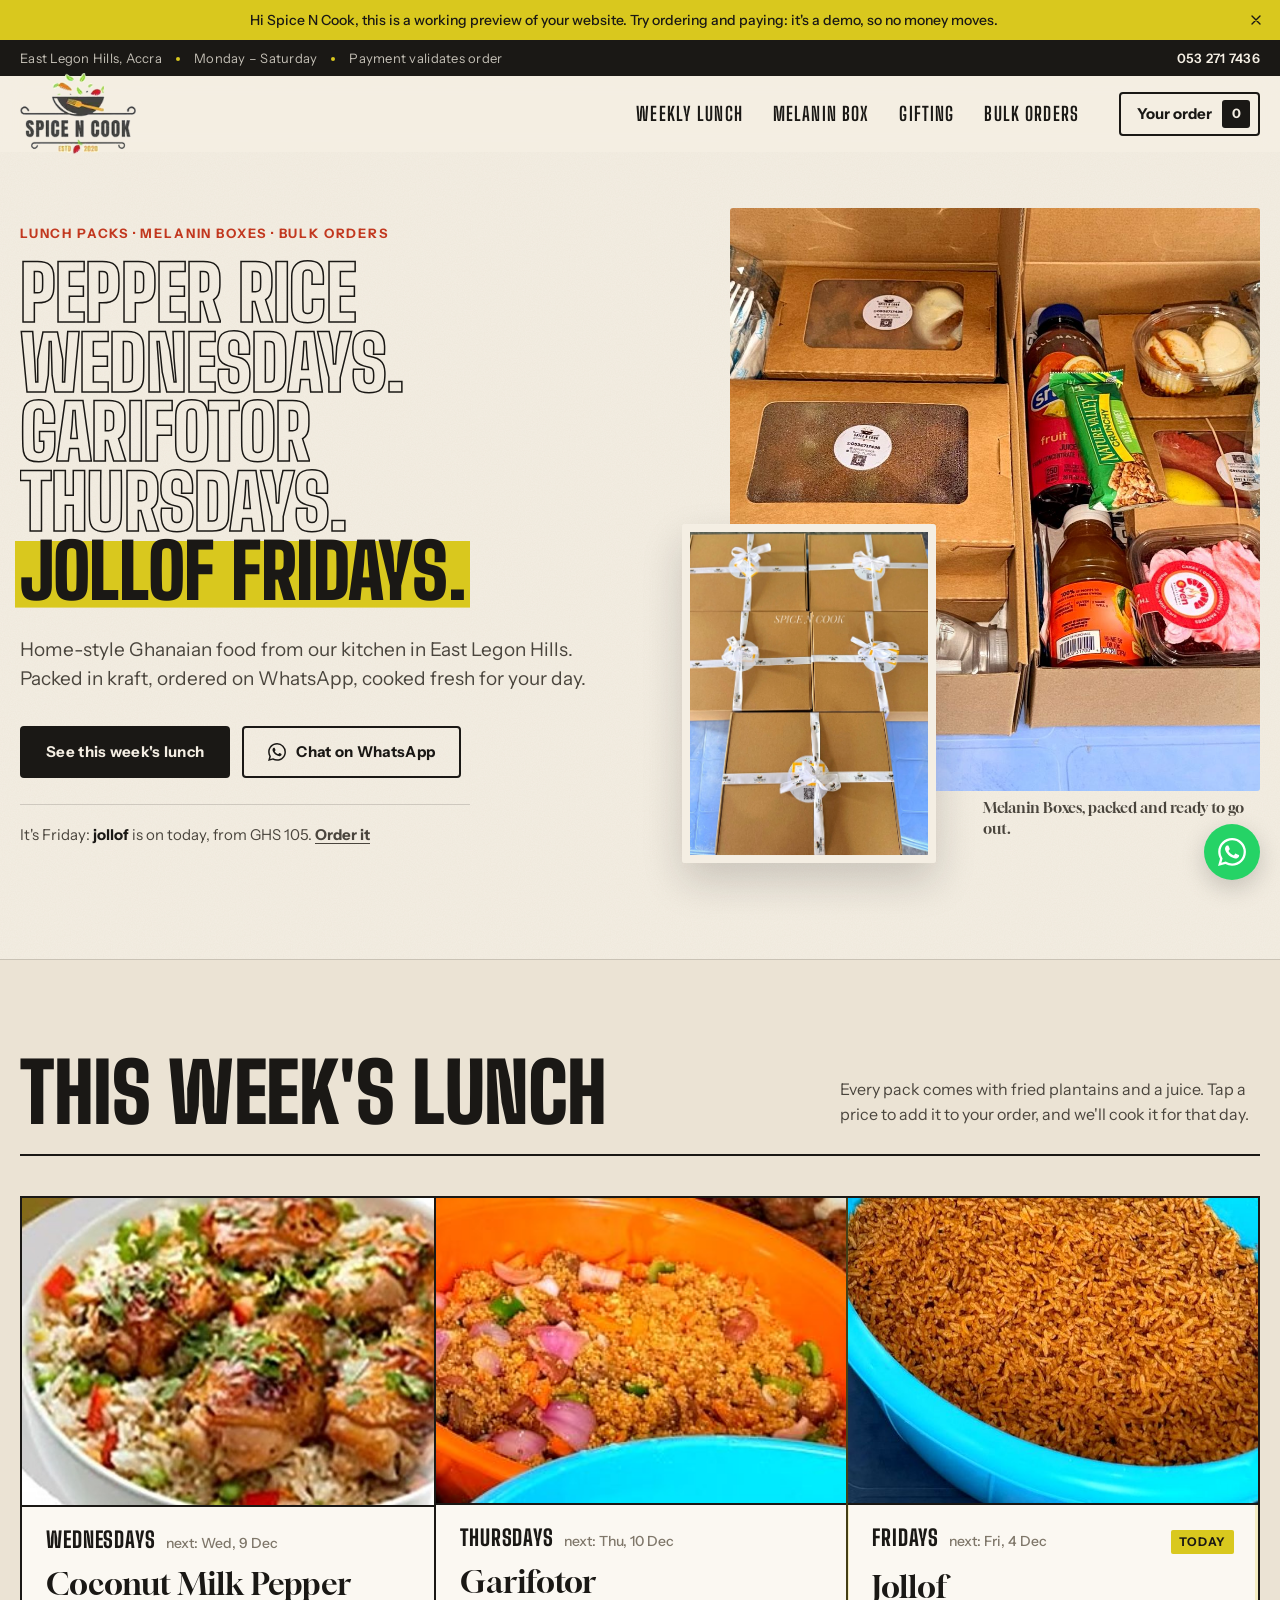
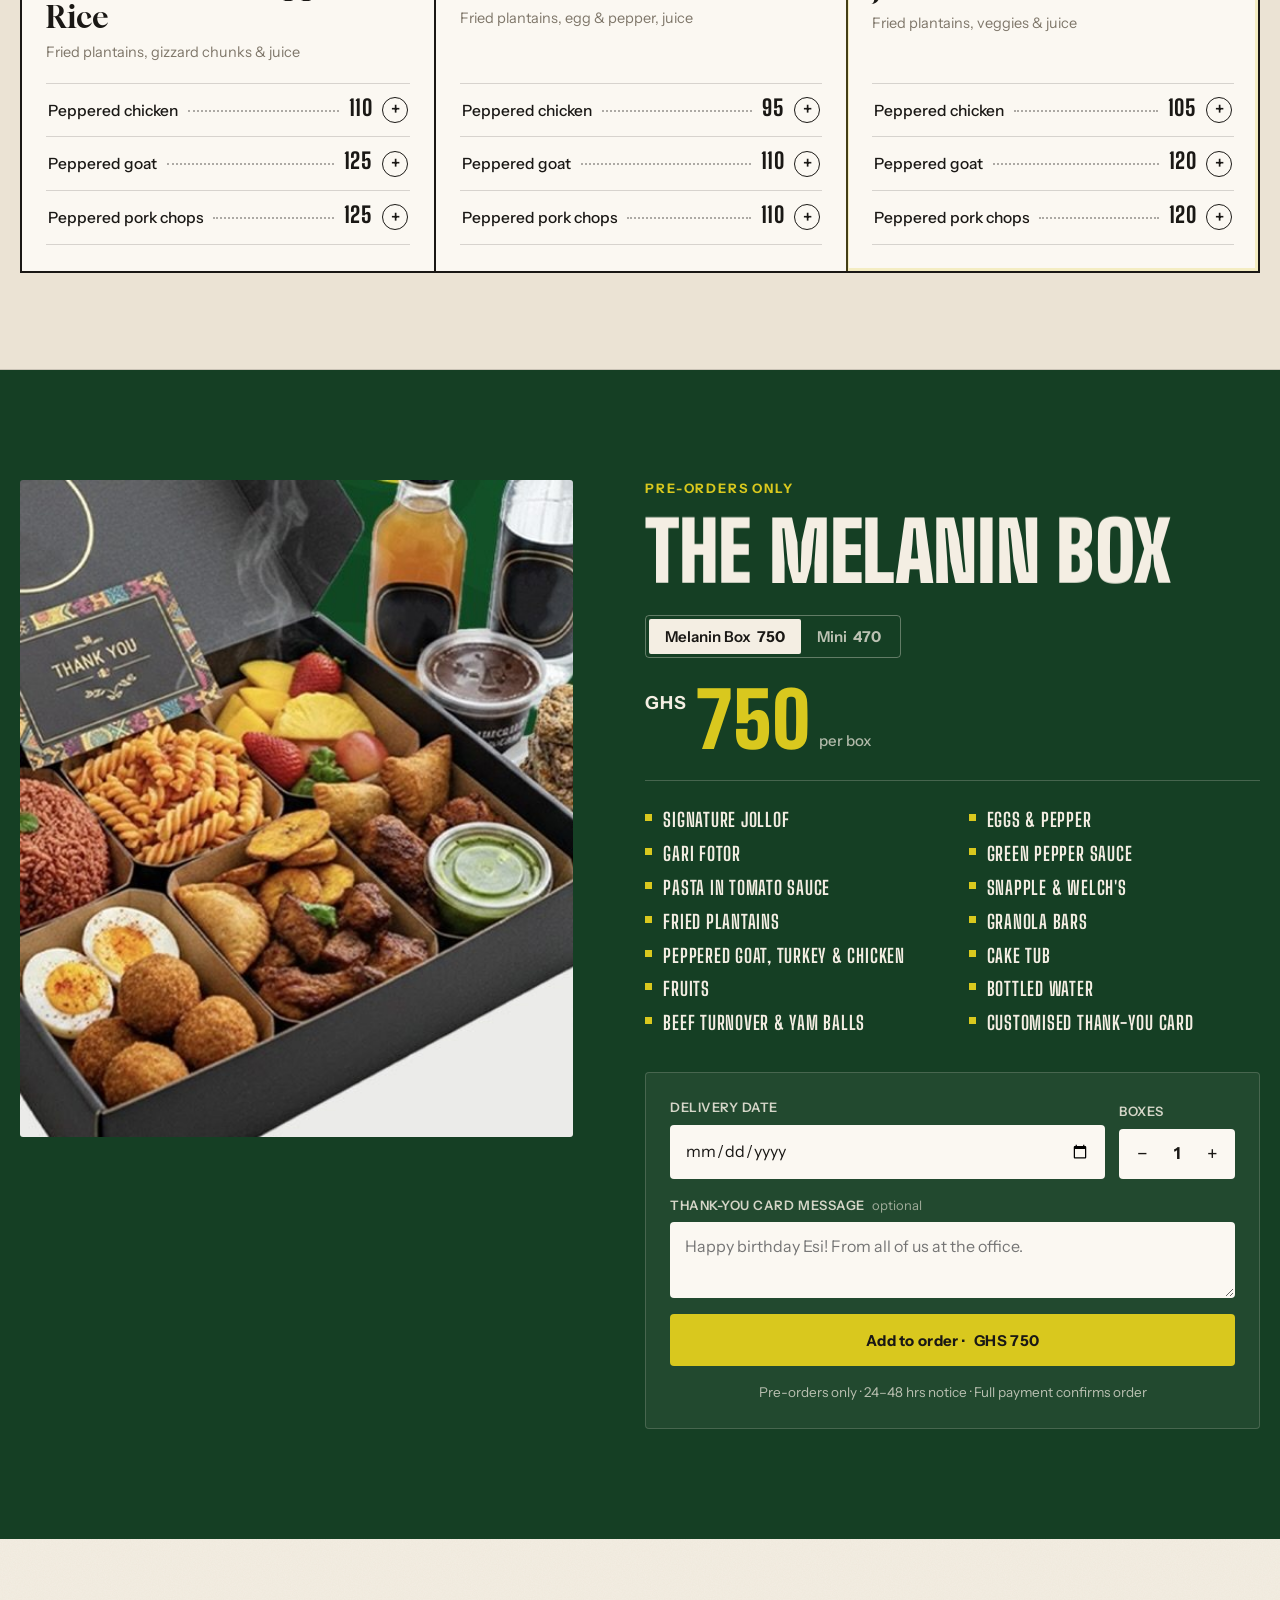
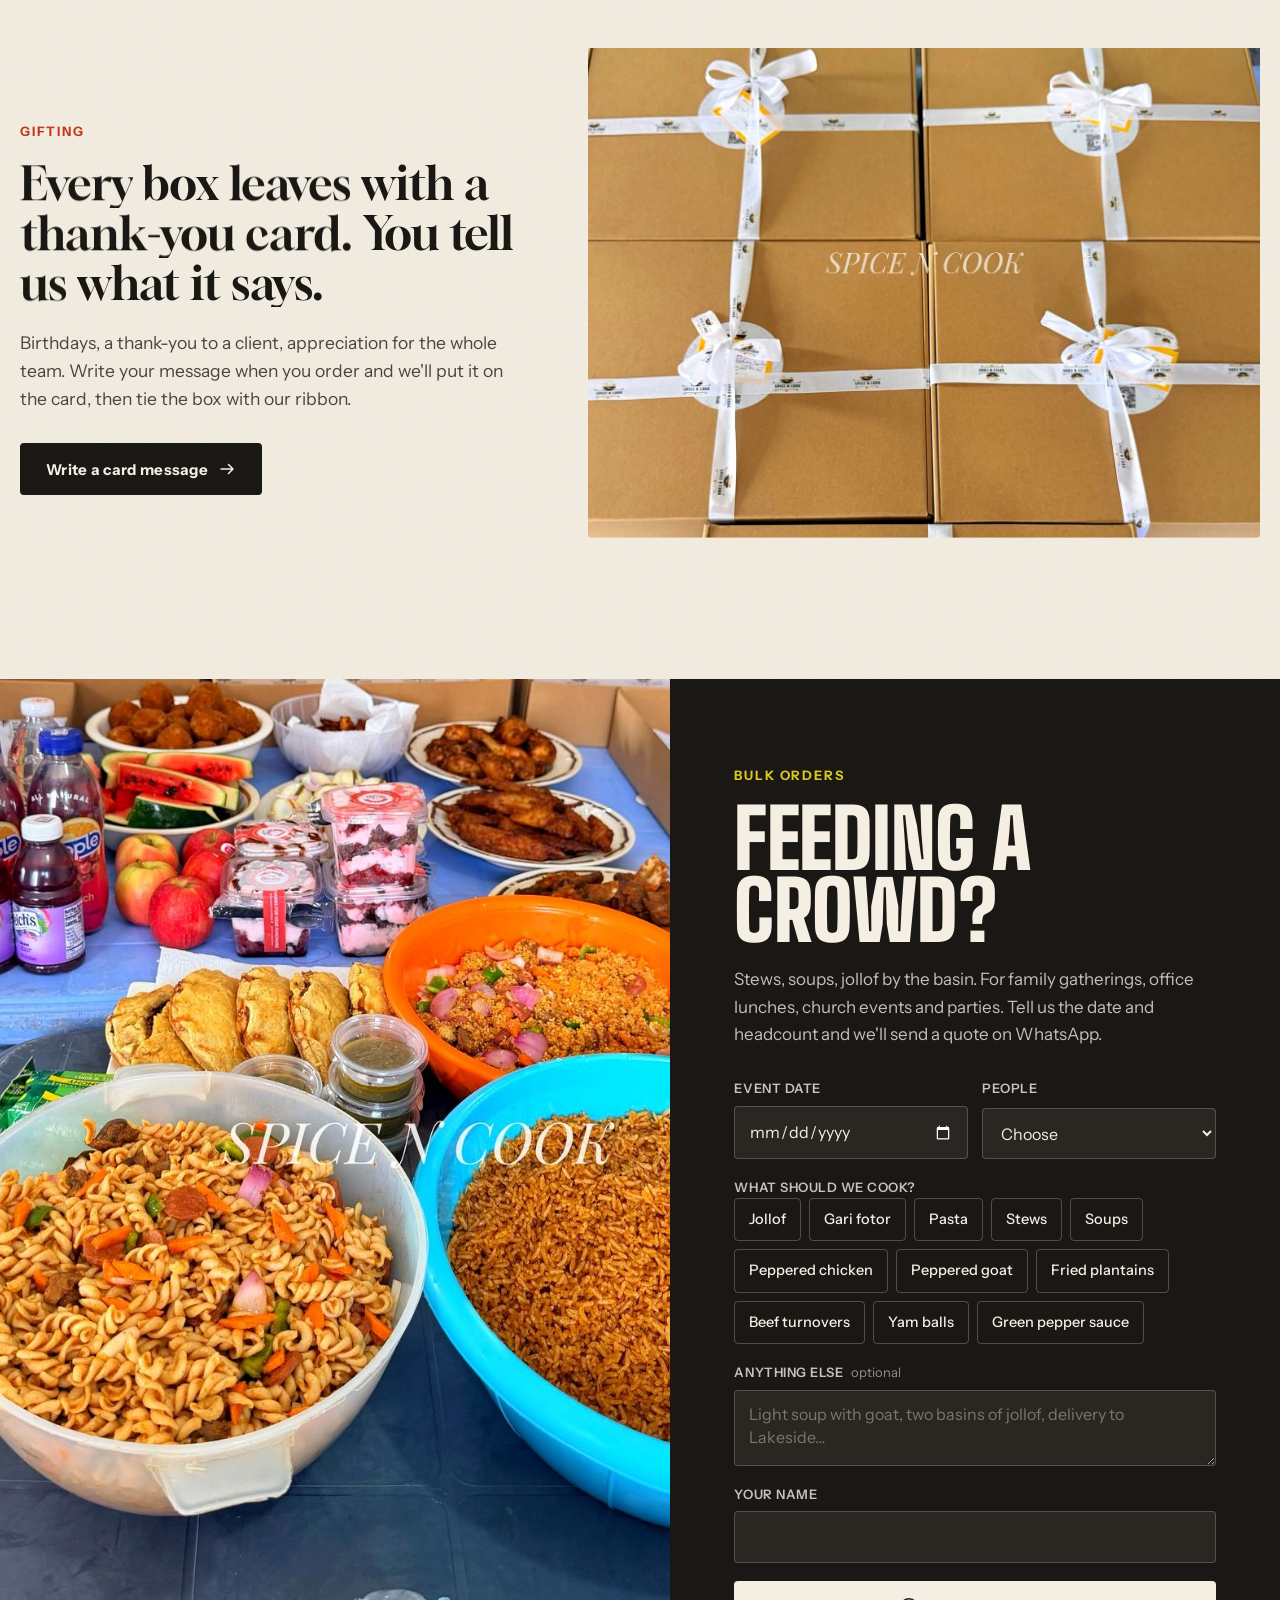
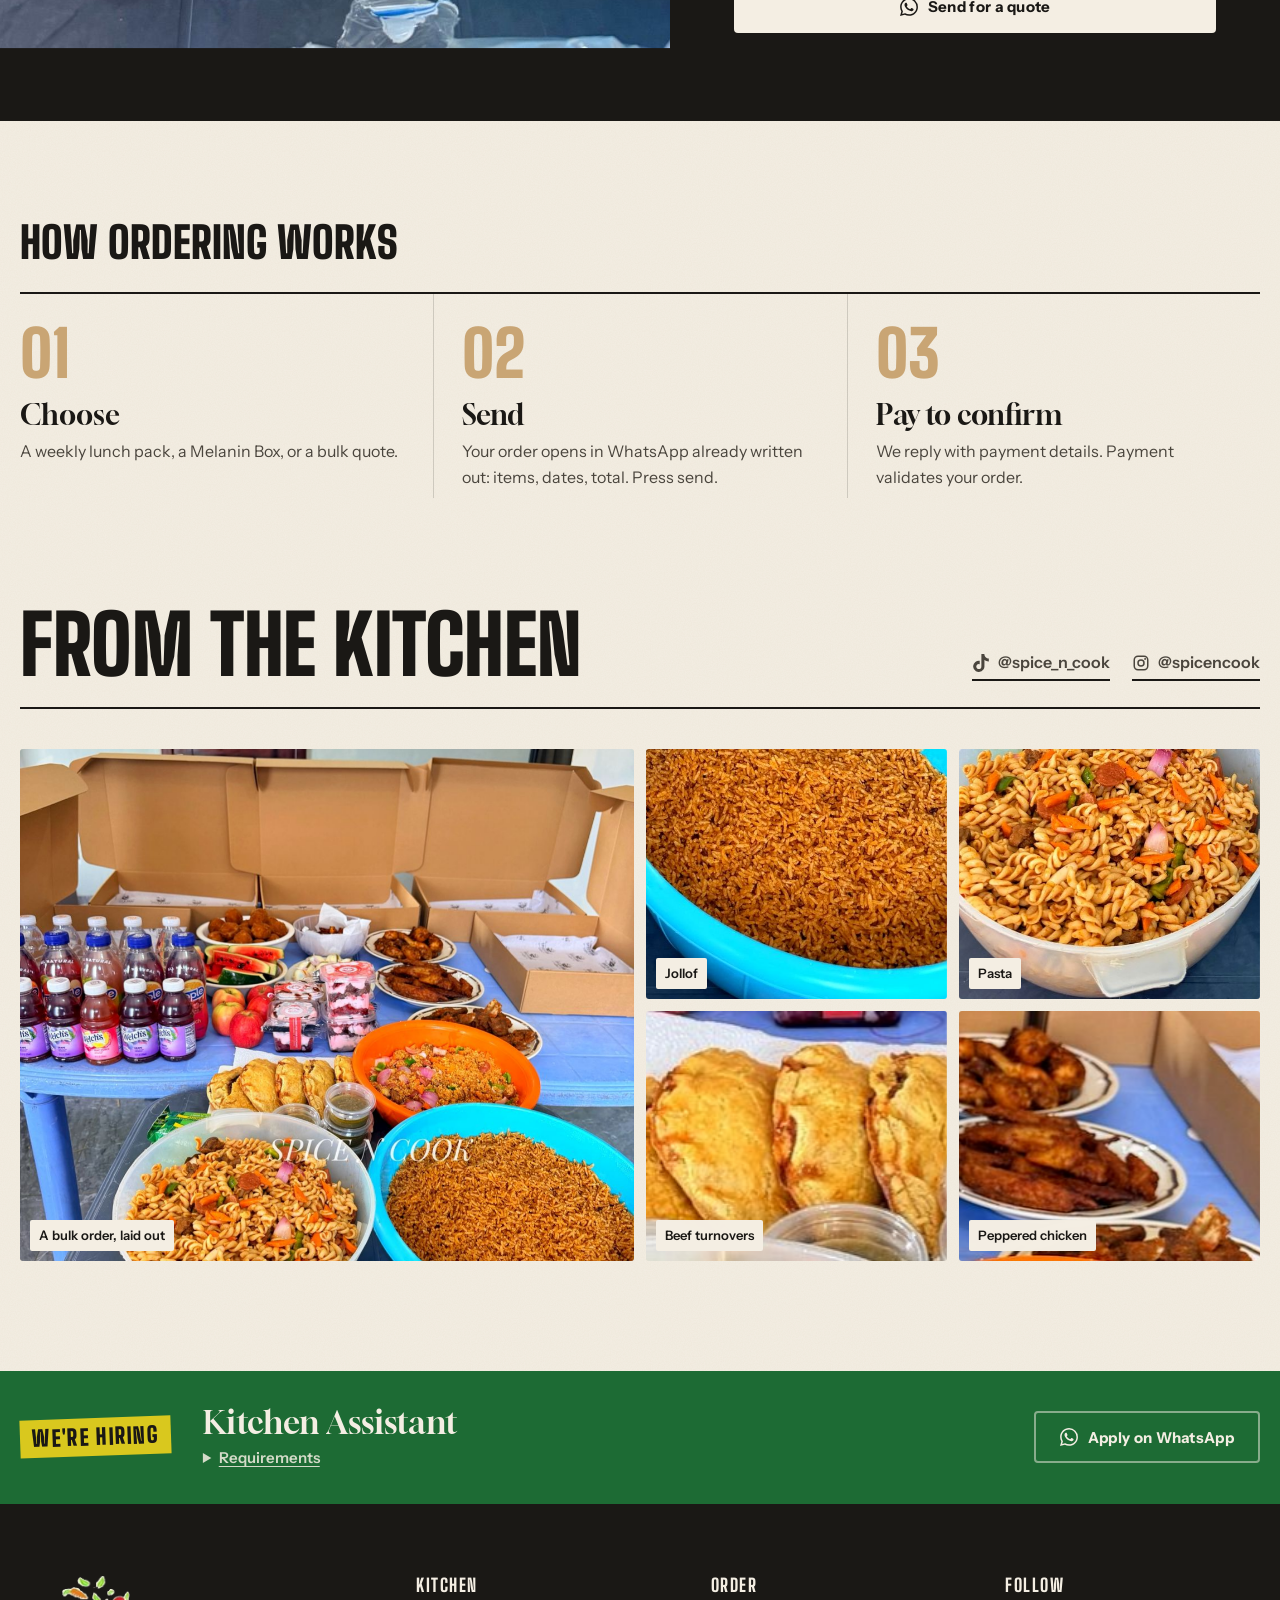
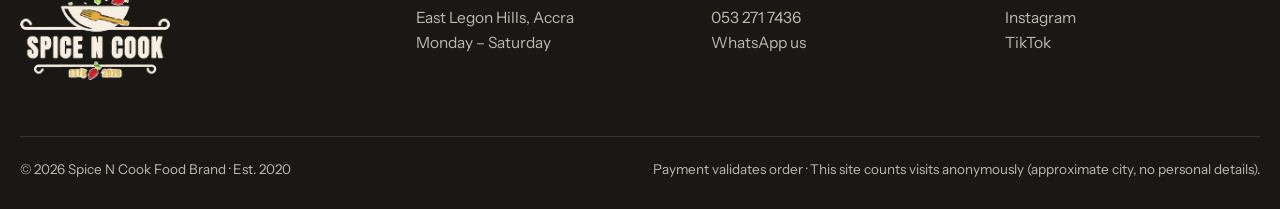
<file: index.html>
<!doctype html>
<html lang="en" class="no-js">
<head>
  <meta charset="utf-8" />
  <meta name="viewport" content="width=device-width, initial-scale=1, viewport-fit=cover" />
  <title>Spice N Cook | Lunch Packs, Melanin Boxes &amp; Bulk Orders, East Legon Hills</title>
  <meta name="description" content="Spice N Cook, East Legon Hills, Accra. Pepper rice Wednesdays, garifotor Thursdays, jollof Fridays. Melanin Boxes, gift boxes and bulk orders. Order on WhatsApp, Mon–Sat." />
  <meta name="theme-color" content="#F4EEE3" />
  <link rel="icon" href="assets/favicon.png" type="image/png" />
  <link rel="apple-touch-icon" href="assets/apple-touch-icon.png" />
  <link rel="manifest" href="site.webmanifest" />

  <meta property="og:type" content="website" />
  <meta property="og:title" content="Spice N Cook | East Legon Hills" />
  <meta property="og:description" content="Pepper rice Wednesdays. Garifotor Thursdays. Jollof Fridays. Melanin Boxes & bulk orders, ordered on WhatsApp." />
  <meta property="og:url" content="https://techkhid.github.io/Spice-cook/" />
  <meta property="og:image" content="https://techkhid.github.io/Spice-cook/assets/og-image.jpg" />
  <meta name="twitter:card" content="summary_large_image" />

  <link rel="preconnect" href="https://fonts.googleapis.com" />
  <link rel="preconnect" href="https://fonts.gstatic.com" crossorigin />
  <link href="https://fonts.googleapis.com/css2?family=Big+Shoulders+Display:wght@700;800;900&family=Gloock&family=Instrument+Sans:wght@400;500;600;700&display=swap" rel="stylesheet" />
  <link rel="stylesheet" href="css/styles.css" />
  <script>
    /* Motion setup before first paint: hide elements the intro will reveal,
       and fall back to a static page if the animation layer doesn't start. */
    (function () {
      var d = document.documentElement;
      if (!window.matchMedia || matchMedia("(prefers-reduced-motion: reduce)").matches) return;
      d.classList.add("anim");
      try { if (!sessionStorage.getItem("snc-intro")) d.classList.add("intro-on"); } catch (e) {}
      setTimeout(function () { if (!window.SNC_ANIM) d.classList.remove("anim", "intro-on"); }, 2500);
    })();
  </script>
  <link rel="preload" as="image" href="assets/img/boxes-open.jpg" />

  <script type="application/ld+json">
  {
    "@context": "https://schema.org",
    "@type": "Restaurant",
    "name": "Spice N Cook Food Brand",
    "foundingDate": "2020",
    "servesCuisine": ["Ghanaian", "West African"],
    "telephone": "+233532717436",
    "priceRange": "GHS 95 – GHS 750",
    "address": { "@type": "PostalAddress", "addressLocality": "East Legon Hills, Accra", "addressCountry": "GH" },
    "openingHoursSpecification": [{ "@type": "OpeningHoursSpecification", "dayOfWeek": ["Monday","Tuesday","Wednesday","Thursday","Friday","Saturday"] }],
    "sameAs": ["https://www.tiktok.com/@spice_n_cook", "https://www.instagram.com/spicencook"],
    "hasMenu": {
      "@type": "Menu",
      "hasMenuSection": [
        { "@type": "MenuSection", "name": "Weekly lunch", "hasMenuItem": [
          { "@type": "MenuItem", "name": "Coconut Milk Pepper Rice (Wednesdays)", "offers": { "@type": "Offer", "price": "110", "priceCurrency": "GHS" } },
          { "@type": "MenuItem", "name": "Garifotor (Thursdays)", "offers": { "@type": "Offer", "price": "95", "priceCurrency": "GHS" } },
          { "@type": "MenuItem", "name": "Jollof (Fridays)", "offers": { "@type": "Offer", "price": "105", "priceCurrency": "GHS" } }
        ]},
        { "@type": "MenuSection", "name": "Melanin Boxes", "hasMenuItem": [
          { "@type": "MenuItem", "name": "Melanin Box", "offers": { "@type": "Offer", "price": "750", "priceCurrency": "GHS" } },
          { "@type": "MenuItem", "name": "Mini Melanin Box", "offers": { "@type": "Offer", "price": "470", "priceCurrency": "GHS" } }
        ]}
      ]
    }
  }
  </script>
</head>
<body>
  <svg width="0" height="0" style="position:absolute" aria-hidden="true">
    <symbol id="i-wa" viewBox="0 0 24 24"><path fill="currentColor" d="M17.47 14.38c-.3-.15-1.76-.87-2.03-.97-.27-.1-.47-.15-.67.15-.2.3-.77.97-.94 1.16-.17.2-.35.22-.64.07-.3-.15-1.26-.46-2.39-1.47-.88-.79-1.48-1.76-1.65-2.06-.17-.3-.02-.46.13-.6.13-.14.3-.35.45-.52.15-.17.2-.3.3-.5.1-.2.05-.37-.03-.52-.07-.15-.67-1.61-.91-2.2-.24-.58-.49-.5-.67-.51h-.57c-.2 0-.52.07-.79.37-.27.3-1.04 1.02-1.04 2.48s1.07 2.88 1.21 3.07c.15.2 2.1 3.2 5.08 4.49.71.3 1.26.49 1.7.63.71.22 1.36.19 1.87.12.57-.09 1.76-.72 2-1.41.25-.7.25-1.29.18-1.41-.08-.13-.27-.2-.57-.35m-5.42 7.4h-.01a9.87 9.87 0 0 1-5.03-1.38l-.36-.21-3.74.98 1-3.65-.24-.37a9.86 9.86 0 0 1-1.51-5.26c0-5.45 4.44-9.88 9.89-9.88 2.64 0 5.12 1.03 6.99 2.9a9.82 9.82 0 0 1 2.89 6.99c0 5.45-4.44 9.88-9.88 9.88m8.41-18.3A11.82 11.82 0 0 0 12.05 0C5.5 0 .16 5.34.16 11.89c0 2.1.55 4.14 1.59 5.95L.06 24l6.3-1.65a11.88 11.88 0 0 0 5.69 1.45h.01c6.55 0 11.89-5.34 11.89-11.89a11.82 11.82 0 0 0-3.48-8.41z"/></symbol>
    <symbol id="i-tiktok" viewBox="0 0 24 24"><path fill="currentColor" d="M12.53.02C13.84 0 15.14.01 16.44 0c.08 1.53.63 3.09 1.75 4.17 1.12 1.11 2.7 1.62 4.24 1.79v4.03a10.6 10.6 0 0 1-4.2-.97c-.57-.26-1.1-.59-1.62-.93-.01 2.92.01 5.84-.02 8.75-.08 1.4-.54 2.79-1.35 3.94a7.4 7.4 0 0 1-5.91 3.21 7.3 7.3 0 0 1-4.08-1.03 7.5 7.5 0 0 1-3.65-5.71c-.02-.5-.03-1-.01-1.49a7.6 7.6 0 0 1 8.73-6.68c.02 1.48-.04 2.96-.04 4.44a3.4 3.4 0 0 0-4.38 2.12c-.21.51-.15 1.07-.14 1.61.24 1.64 1.82 3.02 3.5 2.87a3.4 3.4 0 0 0 2.77-1.61c.19-.33.4-.67.41-1.06.1-1.79.06-3.57.07-5.36.01-4.03-.01-8.05.02-12.07z"/></symbol>
    <symbol id="i-ig" viewBox="0 0 24 24"><g fill="none" stroke="currentColor" stroke-width="2"><rect x="3" y="3" width="18" height="18" rx="5"/><circle cx="12" cy="12" r="4"/></g><circle cx="17.5" cy="6.5" r="1.3" fill="currentColor"/></symbol>
    <symbol id="i-x" viewBox="0 0 24 24"><path fill="none" stroke="currentColor" stroke-width="2" stroke-linecap="round" d="M6 6l12 12M18 6L6 18"/></symbol>
    <symbol id="i-arrow" viewBox="0 0 24 24"><path fill="none" stroke="currentColor" stroke-width="2" stroke-linecap="round" stroke-linejoin="round" d="M4 12h16M14 6l6 6-6 6"/></symbol>
  </svg>

  <a class="skip" href="#lunch">Skip to the menu</a>

  <div class="intro" id="intro" aria-hidden="true">
    <img src="assets/img/logo.png" alt="" width="320" height="223" />
  </div>
  <div class="progress" id="progress" aria-hidden="true"></div>

  <div class="preview" id="previewBar" hidden>
    <p>Hi Spice N Cook, this is a working preview of your website. Try ordering and paying: it's a demo, so no money moves.</p>
    <button type="button" id="previewClose" aria-label="Dismiss"><svg><use href="#i-x"/></svg></button>
  </div>

  <header class="top" id="top">
    <div class="util">
      <div class="wrap util__in">
        <span>East Legon Hills, Accra</span>
        <span>Monday – Saturday</span>
        <span>Payment validates order</span>
        <a data-link="tel" class="util__tel">053 271 7436</a>
      </div>
    </div>
    <div class="bar" id="bar">
      <div class="wrap bar__in">
        <a href="#main" class="logo" aria-label="Spice N Cook, home"><img src="assets/img/logo.png" alt="Spice N Cook, established 2020" width="160" height="111" /></a>
        <nav class="nav" aria-label="Main">
          <a href="#lunch">Weekly lunch</a>
          <a href="#boxes">Melanin Box</a>
          <a href="#gifting">Gifting</a>
          <a href="#bulk">Bulk orders</a>
        </nav>
        <button class="order-btn" type="button" id="cartBtn">
          <span>Your order</span><span class="order-btn__n" id="cartCount">0</span>
        </button>
      </div>
    </div>
  </header>

  <main id="main">
    <!-- ================= HERO ================= -->
    <section class="hero">
      <div class="wrap hero__grid">
        <div class="hero__text">
          <p class="kicker">Lunch packs · Melanin Boxes · Bulk orders</p>
          <h1 class="days" id="days">
            <span data-day="3"><em>Pepper rice Wednesdays.</em></span>
            <span data-day="4"><em>Garifotor Thursdays.</em></span>
            <span data-day="5"><em>Jollof Fridays.</em></span>
          </h1>
          <p class="lede">Home-style Ghanaian food from our kitchen in East Legon Hills. Packed in kraft, ordered on WhatsApp, cooked fresh for your day.</p>
          <div class="hero__cta">
            <a href="#lunch" class="btn btn--ink">See this week's lunch</a>
            <a href="#" class="btn btn--line" data-wa="Hello Spice N Cook! I'd like to place an order."><svg><use href="#i-wa"/></svg> Chat on WhatsApp</a>
          </div>
          <p class="hero__today" id="heroToday"></p>
        </div>
        <figure class="hero__media">
          <img class="hero__main" src="assets/img/boxes-open.jpg" alt="Two kraft Melanin Boxes, open, packed with food packs, juice, granola, cake and water" width="1400" height="1108" />
          <img class="hero__inset" src="assets/img/gift-boxes.jpg" alt="Kraft gift boxes tied with Spice N Cook ribbon" width="1100" height="1467" loading="lazy" />
          <figcaption>Melanin Boxes, packed and ready to go out.</figcaption>
        </figure>
      </div>
    </section>

    <!-- ================= WEEKLY LUNCH ================= -->
    <section class="lunch" id="lunch">
      <div class="wrap">
        <header class="head">
          <h2>This week's lunch</h2>
          <p>Every pack comes with fried plantains and a juice. Tap a price to add it to your order, and we'll cook it for that day.</p>
        </header>
        <div class="menu" id="menu"></div>
      </div>
    </section>

    <!-- ================= MELANIN BOX ================= -->
    <section class="boxes" id="boxes">
      <div class="wrap boxes__grid">
        <figure class="boxes__media">
          <img src="assets/img/melanin-box.jpg" alt="An open Melanin Box: jollof, pasta, fruit, plantains, small chops, eggs, green pepper sauce, drinks and a thank-you card" width="505" height="600" loading="lazy" />
        </figure>
        <div class="boxes__body">
          <p class="kicker kicker--lime">Pre-orders only</p>
          <h2 id="boxTitle">The Melanin Box</h2>
          <div class="tabs" role="tablist" aria-label="Box size" id="boxTabs"></div>
          <p class="bigprice" id="boxPrice"></p>
          <ul class="contents" id="boxContents"></ul>
          <form class="boxform" id="boxForm" novalidate>
            <div class="boxform__row">
              <label class="field"><span>Delivery date</span><input type="date" name="date" required /></label>
              <div class="field"><span>Boxes</span>
                <div class="stepper"><button type="button" data-q="-1" aria-label="One fewer box">−</button><output name="qty">1</output><button type="button" data-q="1" aria-label="One more box">+</button></div>
              </div>
            </div>
            <label class="field"><span>Thank-you card message <em>optional</em></span>
              <textarea name="msg" rows="2" maxlength="160" placeholder="Happy birthday Esi! From all of us at the office."></textarea></label>
            <button class="btn btn--lime btn--block" type="submit">Add to order · <span id="boxTotal">GHS 750</span></button>
            <p class="boxform__note" id="boxNotice"></p>
          </form>
        </div>
      </div>
    </section>

    <!-- ================= GIFTING ================= -->
    <section class="gift" id="gifting">
      <div class="wrap gift__grid">
        <div class="gift__text">
          <p class="kicker">Gifting</p>
          <h2>Every box leaves with a thank-you card. You tell us what it says.</h2>
          <p>Birthdays, a thank-you to a client, appreciation for the whole team. Write your message when you order and we'll put it on the card, then tie the box with our ribbon.</p>
          <button class="btn btn--ink" type="button" id="writeCard">Write a card message <svg><use href="#i-arrow"/></svg></button>
        </div>
        <figure class="gift__media">
          <img src="assets/img/gift-boxes-wide.jpg" alt="Five kraft boxes tied with white Spice N Cook ribbon and gift tags" width="1400" height="1069" loading="lazy" />
        </figure>
      </div>
    </section>

    <!-- ================= BULK ================= -->
    <section class="bulk" id="bulk">
      <figure class="bulk__media">
        <img src="assets/img/spread.jpg" alt="A table set with a bulk order: jollof, pasta, garifotor, peppered chicken, turnovers, fruit and drinks" width="1440" height="1280" loading="lazy" />
      </figure>
      <div class="bulk__panel">
        <p class="kicker">Bulk orders</p>
        <h2>Feeding a crowd?</h2>
        <p>Stews, soups, jollof by the basin. For family gatherings, office lunches, church events and parties. Tell us the date and headcount and we'll send a quote on WhatsApp.</p>
        <form id="bulkForm" class="bulkform" novalidate>
          <div class="bulkform__row">
            <label class="field"><span>Event date</span><input type="date" name="date" required /></label>
            <label class="field"><span>People</span>
              <select name="guests" required>
                <option value="">Choose</option>
                <option>10 – 25</option><option>25 – 50</option><option>50 – 100</option><option>100 – 200</option><option>200+</option>
              </select>
            </label>
          </div>
          <fieldset class="field">
            <legend>What should we cook?</legend>
            <div class="chips" id="bulkChips"></div>
          </fieldset>
          <label class="field"><span>Anything else <em>optional</em></span><textarea name="notes" rows="2" placeholder="Light soup with goat, two basins of jollof, delivery to Lakeside…"></textarea></label>
          <label class="field"><span>Your name</span><input type="text" name="name" autocomplete="name" required /></label>
          <p class="form-error" id="bulkError" role="alert" hidden></p>
          <button class="btn btn--ink btn--block" type="submit"><svg><use href="#i-wa"/></svg> Send for a quote</button>
        </form>
      </div>
    </section>

    <!-- ================= HOW ================= -->
    <section class="how" id="how">
      <div class="wrap">
        <h2 class="how__title">How ordering works</h2>
        <ol class="how__list">
          <li><b>01</b><h3>Choose</h3><p>A weekly lunch pack, a Melanin Box, or a bulk quote.</p></li>
          <li><b>02</b><h3>Send</h3><p>Your order opens in WhatsApp already written out: items, dates, total. Press send.</p></li>
          <li><b>03</b><h3>Pay to confirm</h3><p>We reply with payment details. Payment validates your order.</p></li>
        </ol>
      </div>
    </section>

    <!-- ================= KITCHEN FEED ================= -->
    <section class="feed" id="kitchen">
      <div class="wrap">
        <header class="head head--split">
          <h2>From the kitchen</h2>
          <p class="feed__links">
            <a data-link="tiktok" target="_blank" rel="noopener"><svg><use href="#i-tiktok"/></svg> @spice_n_cook</a>
            <a data-link="instagram" target="_blank" rel="noopener"><svg><use href="#i-ig"/></svg> @spicencook</a>
          </p>
        </header>
        <div class="grid" id="gallery"></div>
      </div>
    </section>

    <!-- ================= HIRING ================= -->
    <section class="hire" id="hiring">
      <div class="wrap hire__in">
        <p class="hire__tag">We're hiring</p>
        <div class="hire__body">
          <h2 id="hiringRole">Kitchen Assistant</h2>
          <details>
            <summary>Requirements</summary>
            <ul id="hiringReqs"></ul>
          </details>
        </div>
        <a class="btn btn--line btn--light" href="#" id="hiringBtn"><svg><use href="#i-wa"/></svg> Apply on WhatsApp</a>
      </div>
    </section>
  </main>

  <footer class="foot">
    <div class="wrap foot__grid">
      <img class="foot__logo" src="assets/img/logo-light.png" alt="Spice N Cook" width="160" height="111" />
      <div>
        <h3>Kitchen</h3>
        <p>East Legon Hills, Accra<br />Monday – Saturday</p>
      </div>
      <div>
        <h3>Order</h3>
        <p><a data-link="tel">053 271 7436</a><br /><a href="#" data-wa="Hello Spice N Cook!">WhatsApp us</a></p>
      </div>
      <div>
        <h3>Follow</h3>
        <p><a data-link="instagram" target="_blank" rel="noopener">Instagram</a><br /><a data-link="tiktok" target="_blank" rel="noopener">TikTok</a></p>
      </div>
    </div>
    <div class="wrap foot__base">
      <span>© <span id="year">2026</span> Spice N Cook Food Brand · Est. 2020</span>
      <span>Payment validates order · This site counts visits anonymously (approximate city, no personal details).</span>
    </div>
  </footer>

  <!-- Order drawer -->
  <div class="scrim" id="scrim" hidden></div>
  <aside class="drawer" id="drawer" aria-label="Your order" aria-hidden="true" tabindex="-1">
    <header class="drawer__head">
      <h2 id="drawerTitle">Your order</h2>
      <button class="icon-btn" type="button" id="drawerClose" aria-label="Close"><svg><use href="#i-x"/></svg></button>
    </header>
    <ol class="dsteps" id="dsteps" aria-label="Checkout progress">
      <li>Order</li><li>Details</li><li>Payment</li>
    </ol>
    <div class="drawer__body" id="drawerBody"></div>
  </aside>

  <button class="orderbar" type="button" id="orderBar" hidden>
    <span id="orderBarCount">1 item</span>
    <b id="orderBarTotal">GHS 0</b>
    <span class="orderbar__go">View order <svg><use href="#i-arrow"/></svg></span>
  </button>

  <a class="wa-float" href="#" data-wa="Hello Spice N Cook!" aria-label="Chat on WhatsApp"><svg><use href="#i-wa"/></svg></a>

  <div class="toast" id="toast" role="status" aria-live="polite"></div>

  <script src="js/vendor/gsap.min.js"></script>
  <script src="js/vendor/ScrollTrigger.min.js"></script>
  <script src="js/vendor/SplitText.min.js"></script>
  <script src="js/menu.js"></script>
  <script src="js/app.js"></script>
  <script src="js/anim.js"></script>
  <script src="js/track.js" defer></script>
</body>
</html>
</file>
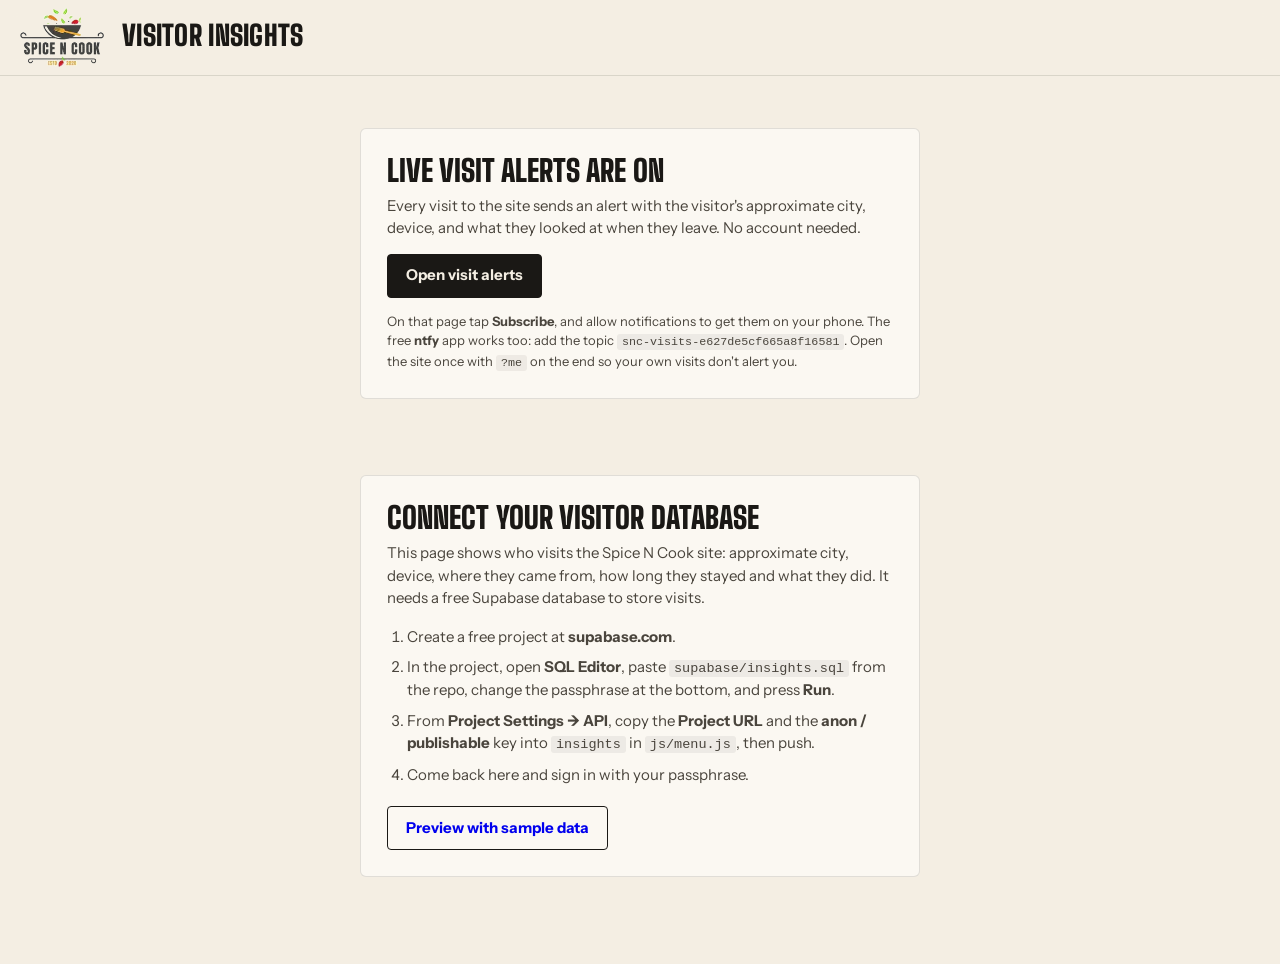
<file: insights/index.html>
<!doctype html>
<html lang="en">
<head>
  <meta charset="utf-8" />
  <meta name="viewport" content="width=device-width, initial-scale=1, viewport-fit=cover" />
  <meta name="robots" content="noindex, nofollow" />
  <title>Visitor insights · Spice N Cook</title>
  <link rel="icon" href="../assets/favicon.png" type="image/png" />
  <link rel="preconnect" href="https://fonts.googleapis.com" />
  <link rel="preconnect" href="https://fonts.gstatic.com" crossorigin />
  <link href="https://fonts.googleapis.com/css2?family=Big+Shoulders+Display:wght@800;900&family=Instrument+Sans:wght@400;500;600;700&display=swap" rel="stylesheet" />
  <link rel="stylesheet" href="vendor/leaflet.css" />
  <link rel="stylesheet" href="insights.css" />
</head>
<body>
  <header class="top">
    <div class="wrap top__in">
      <a class="brand" href="../" title="Open the site"><img src="../assets/img/logo.png" alt="Spice N Cook" width="84" /></a>
      <div class="top__title">
        <h1>Visitor insights</h1>
        <p id="status" class="status" aria-live="polite"></p>
      </div>
      <div class="top__actions" id="topActions" hidden>
        <div class="range" role="tablist" aria-label="Time range">
          <button type="button" role="tab" data-range="1">24 hours</button>
          <button type="button" role="tab" data-range="7" aria-selected="true">7 days</button>
          <button type="button" role="tab" data-range="30">30 days</button>
          <button type="button" role="tab" data-range="90">90 days</button>
        </div>
      </div>
    </div>
  </header>

  <main class="wrap" id="main">
    <!-- Not configured yet -->
    <section class="card setup alerts" id="alerts" hidden>
      <h2>Live visit alerts are on</h2>
      <p>Every visit to the site sends an alert with the visitor's approximate city, device, and what they looked at when they leave. No account needed.</p>
      <p><a class="btn btn--ink" id="alertsLink" target="_blank" rel="noopener">Open visit alerts</a></p>
      <p class="muted">On that page tap <b>Subscribe</b>, and allow notifications to get them on your phone. The free <b>ntfy</b> app works too: add the topic <code id="alertsTopic"></code>. Open the site once with <code>?me</code> on the end so your own visits don't alert you.</p>
    </section>

    <section class="card setup" id="setup" hidden>
      <h2>Connect your visitor database</h2>
      <p>This page shows who visits the Spice N Cook site: approximate city, device, where they came from, how long they stayed and what they did. It needs a free Supabase database to store visits.</p>
      <ol>
        <li>Create a free project at <b>supabase.com</b>.</li>
        <li>In the project, open <b>SQL Editor</b>, paste <code>supabase/insights.sql</code> from the repo, change the passphrase at the bottom, and press <b>Run</b>.</li>
        <li>From <b>Project Settings → API</b>, copy the <b>Project URL</b> and the <b>anon / publishable</b> key into <code>insights</code> in <code>js/menu.js</code>, then push.</li>
        <li>Come back here and sign in with your passphrase.</li>
      </ol>
      <p><a class="btn" href="?demo=1">Preview with sample data</a></p>
    </section>

    <!-- Sign in -->
    <section class="card login" id="login" hidden>
      <h2>Sign in</h2>
      <p>Enter the passphrase you set in <code>supabase/insights.sql</code>.</p>
      <form id="loginForm">
        <label class="field"><span>Passphrase</span><input type="password" name="pass" autocomplete="current-password" required /></label>
        <label class="check"><input type="checkbox" name="remember" checked /> Remember on this device</label>
        <p class="error" id="loginError" role="alert" hidden></p>
        <button class="btn btn--ink" type="submit">Show insights</button>
      </form>
    </section>

    <!-- Dashboard -->
    <div id="dash" hidden>
      <p class="banner" id="demoBanner" hidden>Sample data. Connect Supabase to see real visitors.</p>

      <section class="tiles" id="tiles" aria-label="Summary"></section>

      <div class="grid2">
        <section class="card">
          <header class="card__head"><h2 id="chartTitle">Visits per day</h2></header>
          <div class="chart" id="chart"></div>
          <div class="tip" id="tip" role="tooltip" hidden></div>
        </section>
        <section class="card">
          <header class="card__head"><h2>Where visitors are</h2><span class="muted" id="mapNote"></span></header>
          <div class="map" id="map"></div>
        </section>
      </div>

      <div class="grid3">
        <section class="card"><header class="card__head"><h2>Top locations</h2></header><ol class="bars" id="locations"></ol></section>
        <section class="card"><header class="card__head"><h2>How they arrived</h2></header><ol class="bars" id="sources"></ol></section>
        <section class="card"><header class="card__head"><h2>What they looked at</h2></header><ol class="bars" id="funnel"></ol></section>
      </div>

      <section class="card">
        <header class="card__head">
          <h2>Visits</h2>
          <div class="card__tools">
            <button class="btn btn--sm" type="button" id="exportCsv">Download CSV</button>
          </div>
        </header>
        <ol class="sessions" id="sessions"></ol>
        <button class="btn btn--sm more" type="button" id="more" hidden>Show more</button>
      </section>

      <footer class="foot">
        <label class="check"><input type="checkbox" id="excludeMe" /> Don't count my own visits from this device</label>
        <span class="muted">Locations are approximate (network-based, city level). No IP addresses or personal details are stored.</span>
        <button class="linkbtn" type="button" id="signOut">Sign out</button>
      </footer>
    </div>
  </main>

  <script src="../js/menu.js"></script>
  <script src="vendor/leaflet.js"></script>
  <script src="insights.js"></script>
</body>
</html>
</file>
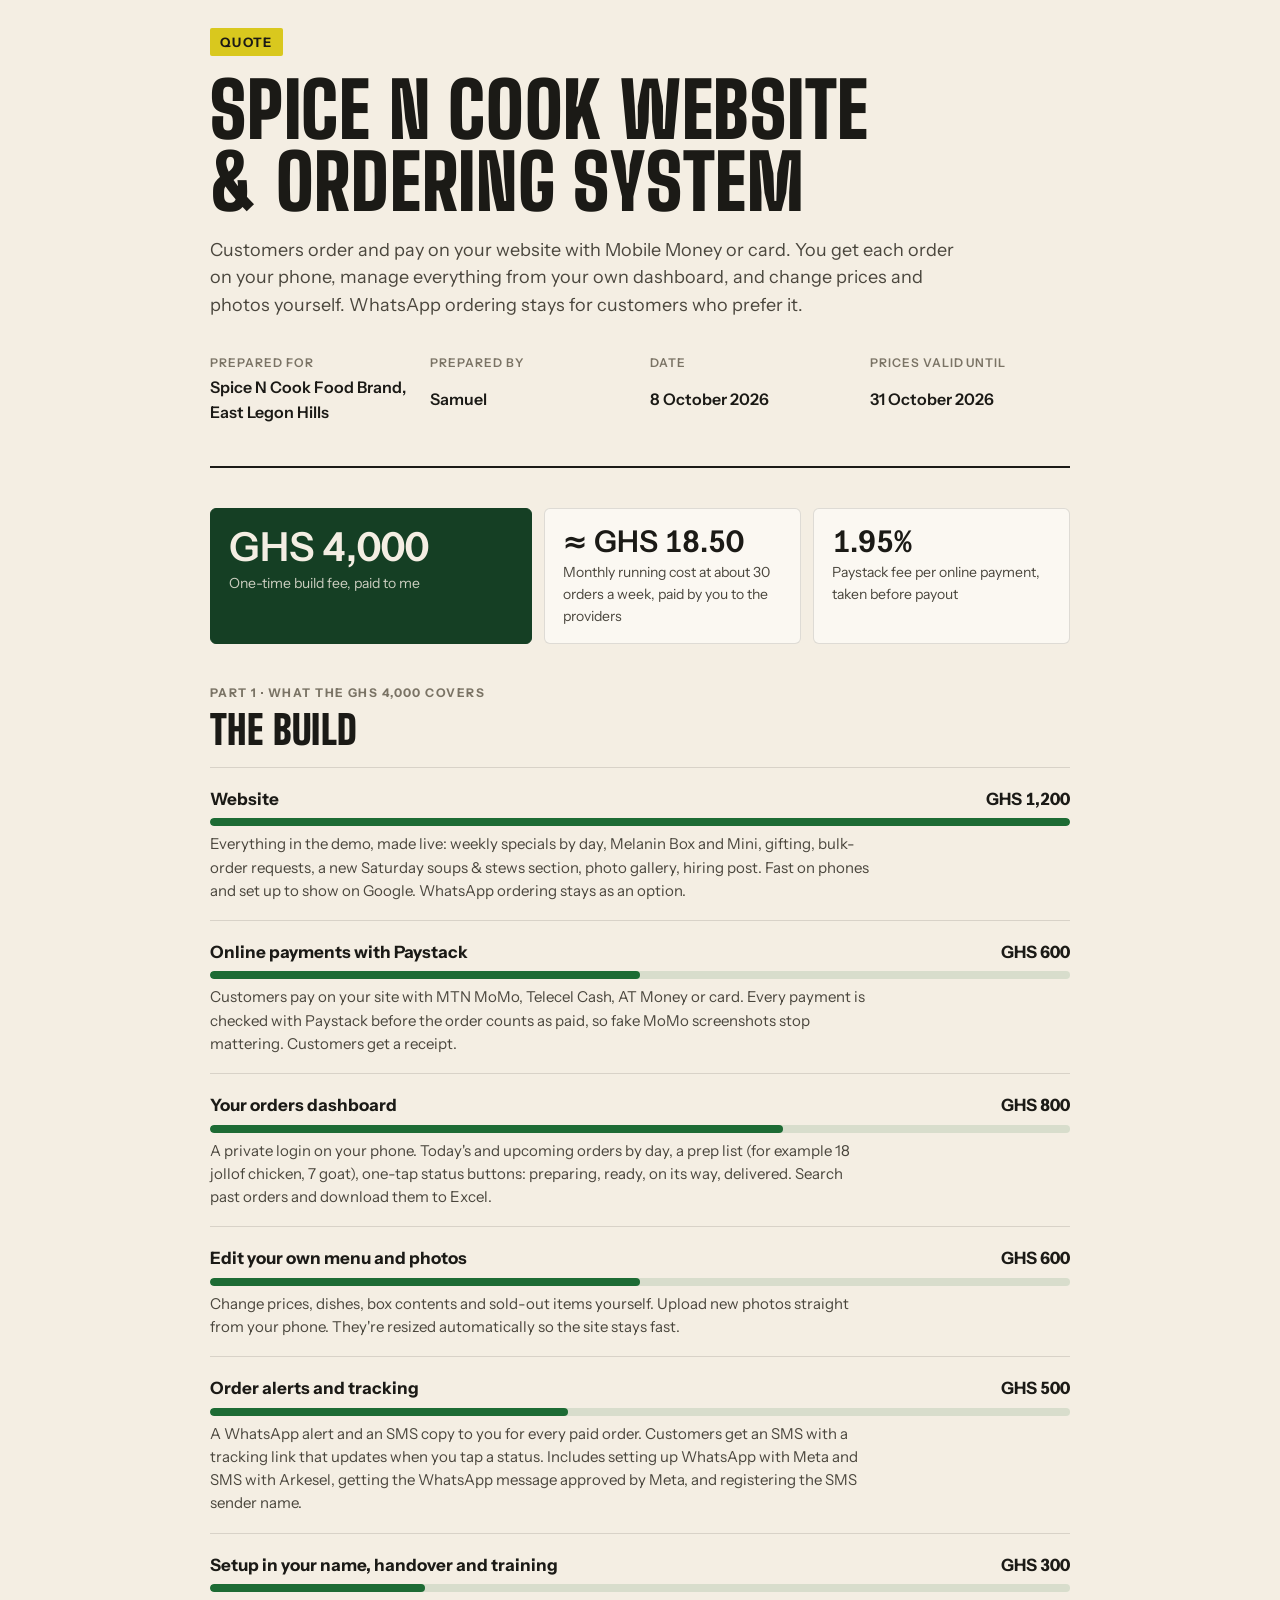
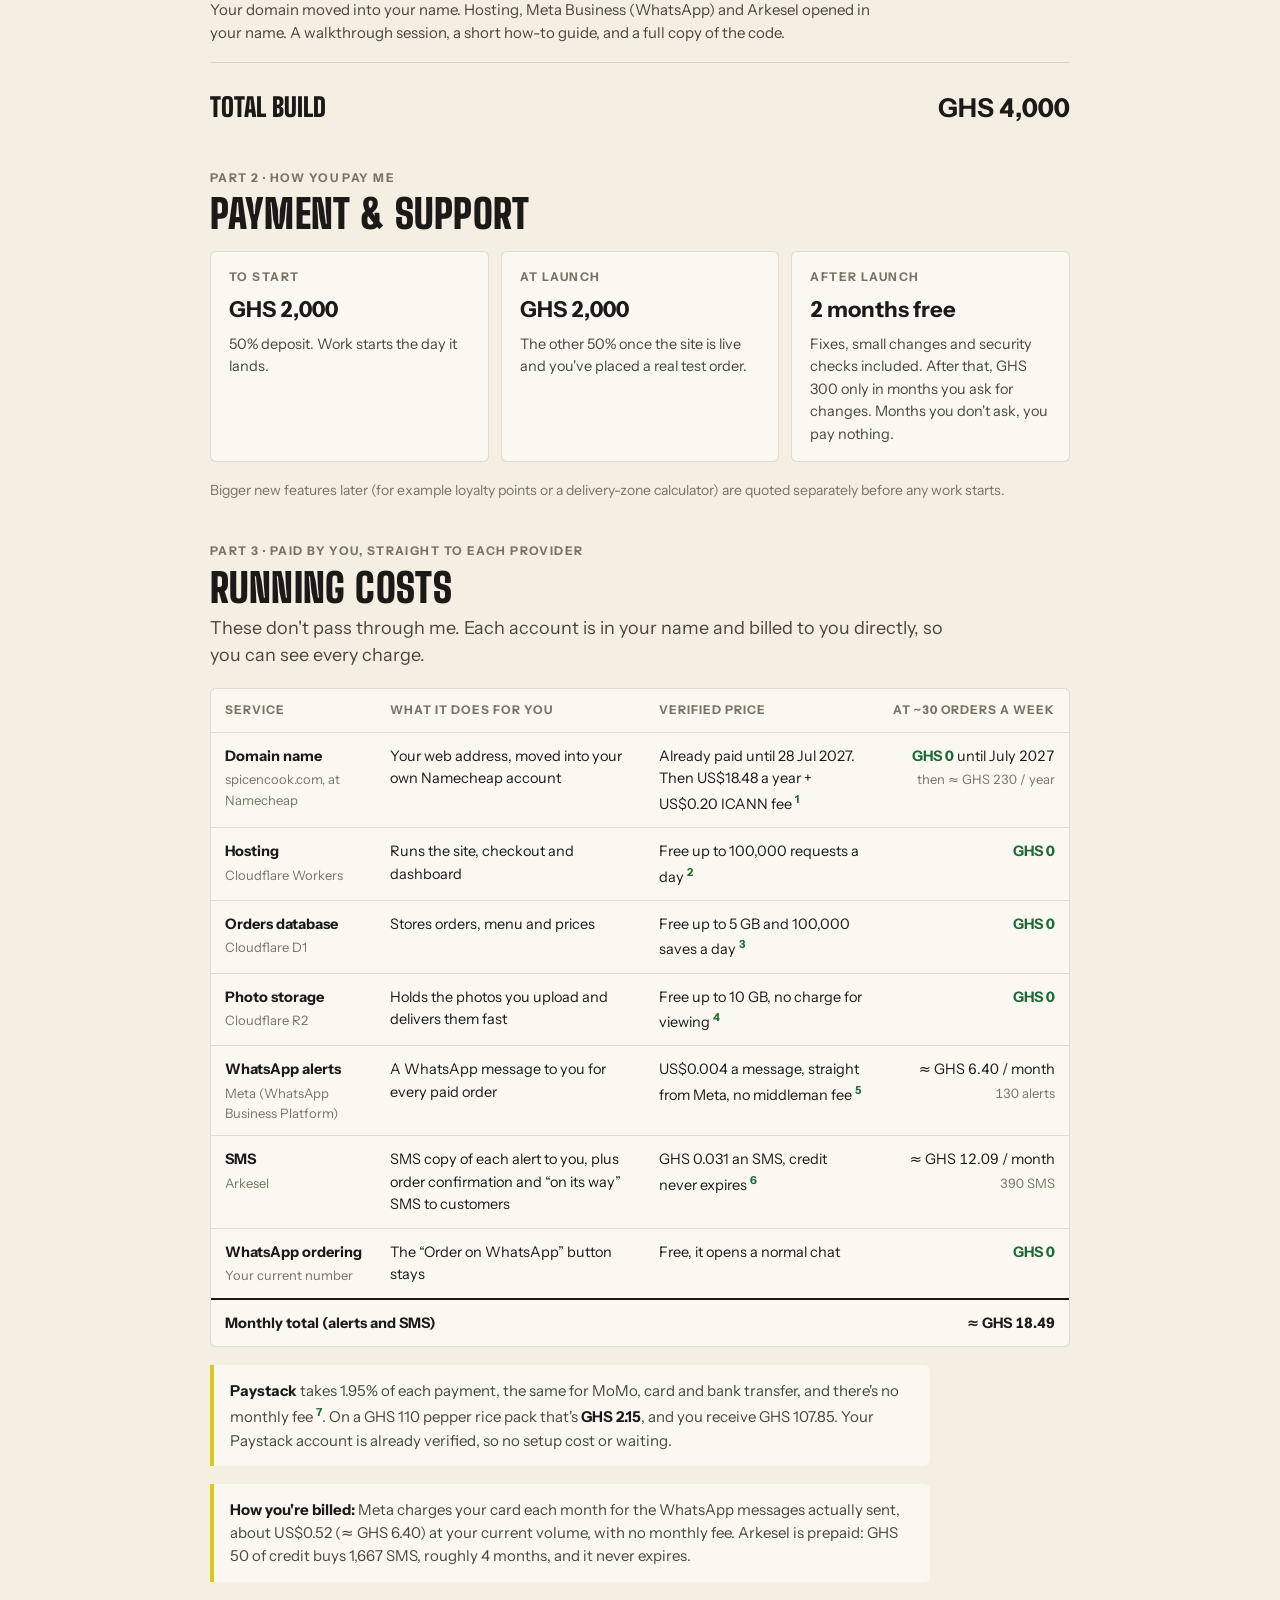
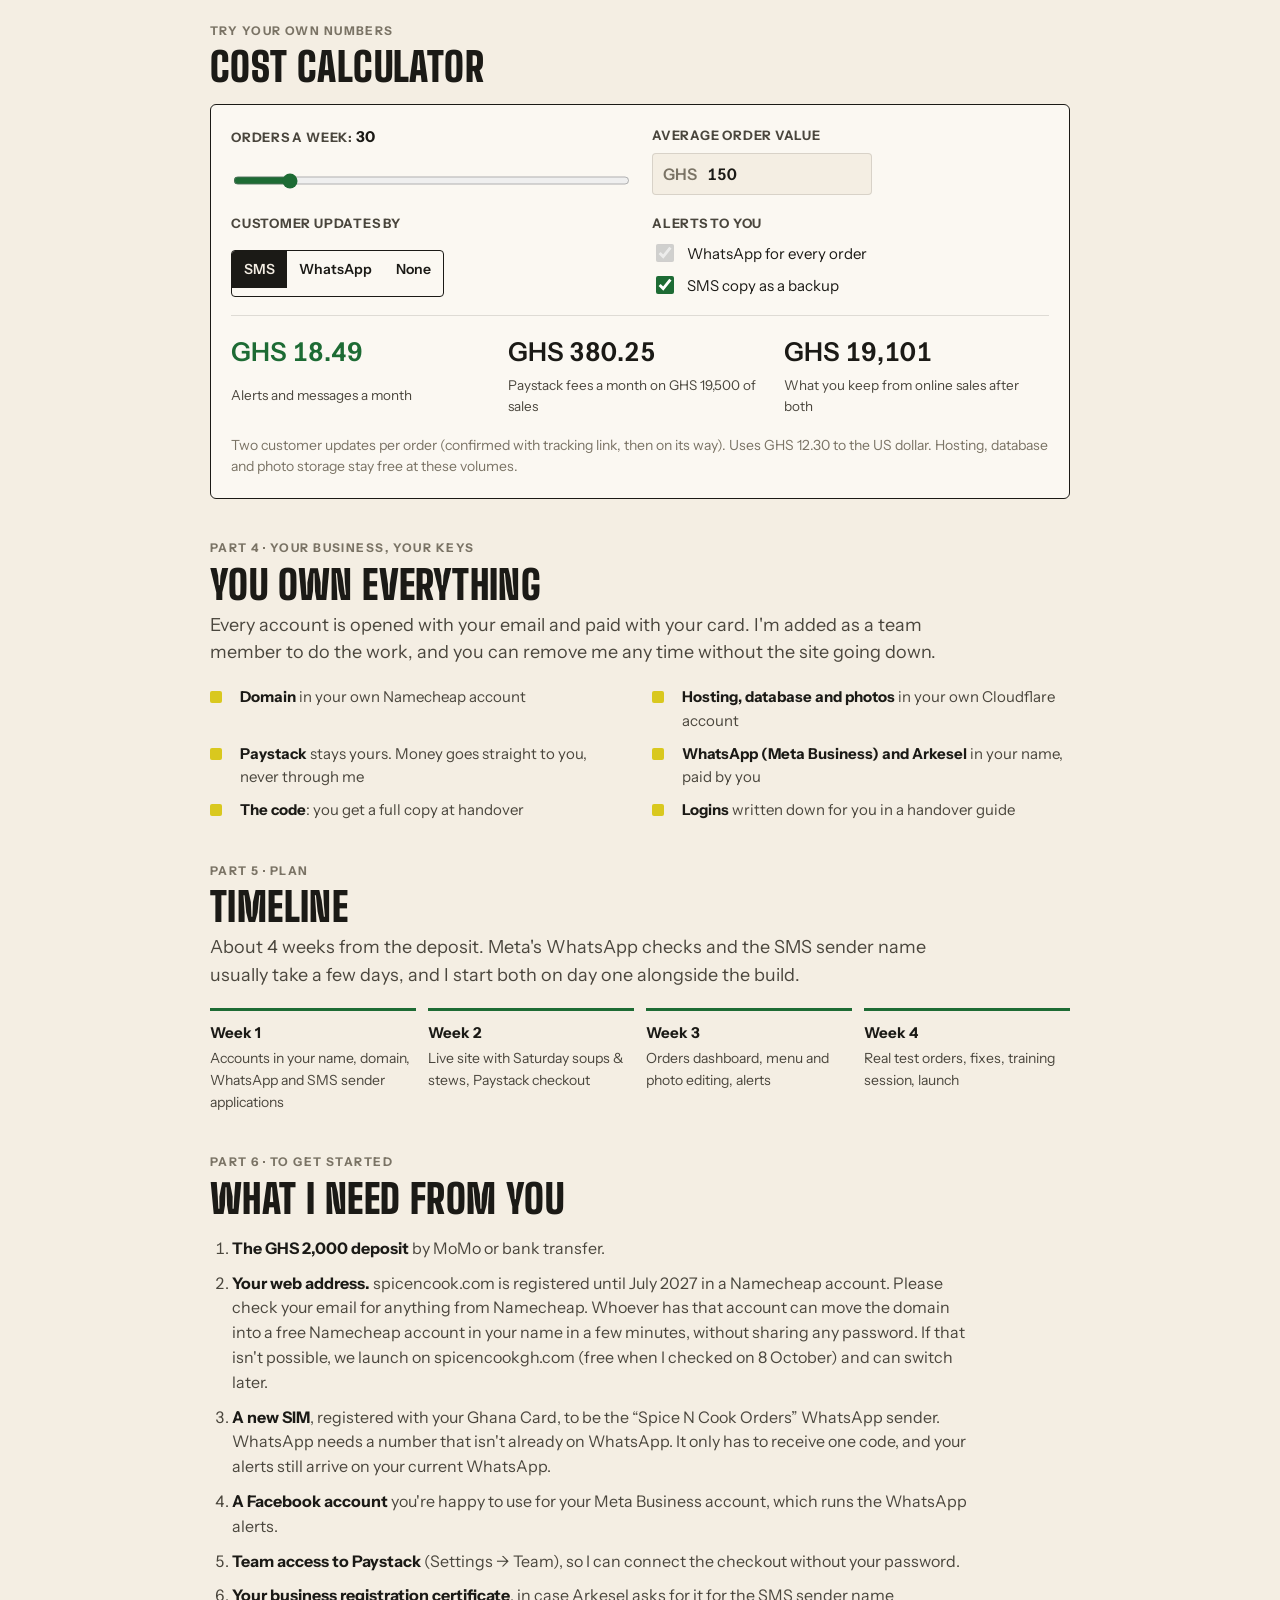
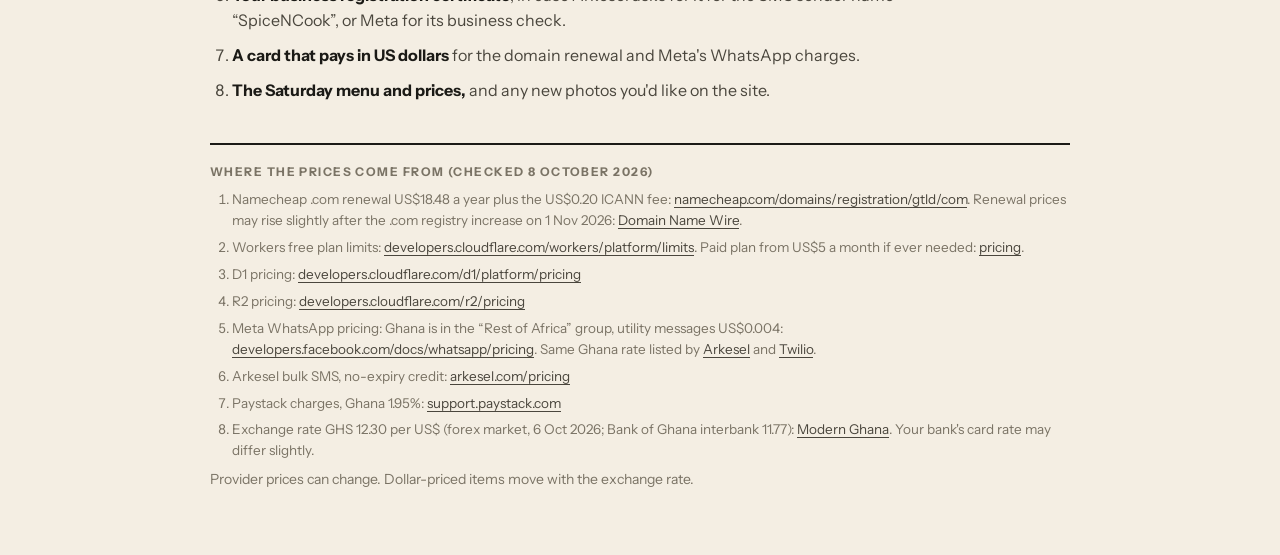
<file: quote/index.html>
<!doctype html>
<html lang="en">
<head>
  <meta charset="utf-8" />
  <meta name="viewport" content="width=device-width, initial-scale=1, viewport-fit=cover" />
  <meta name="robots" content="noindex, nofollow" />
  <title>Spice N Cook Website Quote</title>
  <meta name="description" content="Quote for the Spice N Cook website and ordering system: the build, payment terms and monthly running costs." />
  <meta property="og:title" content="Spice N Cook · Website quote" />
  <meta property="og:description" content="The build, payment terms and monthly running costs." />
  <meta property="og:type" content="website" />
  <meta property="og:url" content="https://techkhid.github.io/Spice-cook/quote/" />
  <meta property="og:image" content="https://techkhid.github.io/Spice-cook/assets/og-image.jpg" />
  <link rel="icon" href="../assets/favicon.png" type="image/png" />
<link rel="preconnect" href="https://fonts.googleapis.com">
<link rel="preconnect" href="https://fonts.gstatic.com" crossorigin>
<link href="https://fonts.googleapis.com/css2?family=Big+Shoulders+Display:wght@800;900&family=Instrument+Sans:wght@400;500;600;700&display=swap" rel="stylesheet">
<style>
/* Layout: one reading column, like a printed quote on kraft paper; numbers in the sans, headings in her brand's condensed caps. */
:root {
  --paper: #f4eee3;
  --sheet: #fbf8f2;
  --ink: #1b1a16;
  --ink-2: #4a463d;
  --ink-3: #7a7365;
  --rule: rgba(27, 26, 22, 0.13);
  --green: #153f24;
  --green-2: #1d6b34;
  --bar-bg: rgba(29, 107, 52, 0.13);
  --lime: #d9c81e;
  --lime-ink: #1b1a16;
  --chili: #b8361d;
  --on-green: #f4eee3;
  --caps: "Big Shoulders Display", "Arial Narrow", Impact, sans-serif;
  --sans: "Instrument Sans", system-ui, -apple-system, "Segoe UI", Roboto, sans-serif;
}
@media (prefers-color-scheme: dark) {
  :root:not([data-theme="light"]) {
    --paper: #0f1510; --sheet: #161e17; --ink: #efe9dc; --ink-2: #c9c2b3; --ink-3: #958e7f;
    --rule: rgba(239, 233, 220, 0.14); --green: #1f5a33; --green-2: #6fbf86; --bar-bg: rgba(111, 191, 134, 0.16);
    --lime: #d9c81e; --lime-ink: #1b1a16; --chili: #ef7a5f; --on-green: #f4eee3; color-scheme: dark;
  }
}
:root[data-theme="dark"] {
  --paper: #0f1510; --sheet: #161e17; --ink: #efe9dc; --ink-2: #c9c2b3; --ink-3: #958e7f;
  --rule: rgba(239, 233, 220, 0.14); --green: #1f5a33; --green-2: #6fbf86; --bar-bg: rgba(111, 191, 134, 0.16);
  --lime: #d9c81e; --lime-ink: #1b1a16; --chili: #ef7a5f; --on-green: #f4eee3; color-scheme: dark;
}
* { box-sizing: border-box; }
body { margin: 0; background: var(--paper); color: var(--ink); font: 400 16px/1.55 var(--sans); -webkit-font-smoothing: antialiased; padding: 0 16px; padding-block: 28px 64px; }
.page { max-width: 860px; margin: 0 auto; display: grid; gap: 40px; }
h1, h2, h3, p { margin: 0; }
h1, h2 { font-family: var(--caps); text-transform: uppercase; letter-spacing: 0.01em; text-wrap: balance; line-height: 0.95; }
h1 { font-size: clamp(44px, 9vw, 76px); font-weight: 900; }
h2 { font-size: clamp(30px, 5.5vw, 40px); font-weight: 900; }
h3 { font-size: 16px; font-weight: 700; }
a { color: var(--green-2); text-underline-offset: 3px; }
.eyebrow { font-size: 12px; font-weight: 700; letter-spacing: 0.12em; text-transform: uppercase; color: var(--ink-3); }
.lede { font-size: 18px; color: var(--ink-2); max-width: 62ch; }
.muted { color: var(--ink-3); font-size: 14px; }
.num { font-variant-numeric: tabular-nums; }
section { display: grid; gap: 18px; }
.sec-head { display: grid; gap: 8px; }

/* header */
.top { display: grid; gap: 18px; padding-bottom: 26px; border-bottom: 2px solid var(--ink); }
.stamp { display: inline-block; justify-self: start; background: var(--lime); color: var(--lime-ink); font-weight: 700; font-size: 13px; letter-spacing: 0.1em; text-transform: uppercase; padding: 4px 10px; border-radius: 2px; }
.meta { display: grid; grid-template-columns: repeat(4, minmax(0, 1fr)); gap: 14px 20px; }
.meta div { display: grid; gap: 2px; min-width: 0; }
.meta dt { font-size: 12px; font-weight: 600; letter-spacing: 0.08em; text-transform: uppercase; color: var(--ink-3); }
.meta dd { margin: 0; font-weight: 600; }

/* key figures */
.keys { display: grid; grid-template-columns: 1.25fr 1fr 1fr; gap: 12px; }
.key { background: var(--sheet); border: 1px solid var(--rule); border-radius: 6px; padding: 16px 18px; display: grid; gap: 4px; align-content: start; min-width: 0; }
.key b { font: 600 30px/1.1 var(--sans); font-variant-numeric: tabular-nums; }
.key span { font-size: 14px; color: var(--ink-2); }
.key--main { background: var(--green); border-color: var(--green); color: var(--on-green); }
.key--main b { font-size: 40px; }
.key--main span { color: var(--on-green); opacity: 0.82; }

/* build breakdown */
.items { list-style: none; margin: 0; padding: 0; display: grid; }
.item { display: grid; grid-template-columns: minmax(0, 1fr) auto; gap: 6px 18px; padding: 18px 0; border-top: 1px solid var(--rule); }
.item:last-child { border-bottom: 1px solid var(--rule); }
.item h3 { font-size: 17px; }
.item .amt { font-weight: 700; font-size: 17px; font-variant-numeric: tabular-nums; text-align: right; }
.item p { grid-column: 1 / -1; color: var(--ink-2); font-size: 15px; max-width: 66ch; }
.track { grid-column: 1 / -1; height: 8px; background: var(--bar-bg); border-radius: 4px; overflow: hidden; }
.fill { height: 100%; background: var(--green-2); border-radius: 4px; }
.total { display: flex; justify-content: space-between; align-items: baseline; gap: 16px; padding-top: 6px; }
.total span { font-family: var(--caps); font-weight: 900; text-transform: uppercase; font-size: 26px; }
.total b { font-size: 26px; font-variant-numeric: tabular-nums; }

/* terms */
.terms { display: grid; grid-template-columns: repeat(3, minmax(0, 1fr)); gap: 12px; }
.term { background: var(--sheet); border: 1px solid var(--rule); border-radius: 6px; padding: 16px 18px; display: grid; gap: 6px; align-content: start; min-width: 0; }
.term .big { font-weight: 700; font-size: 22px; font-variant-numeric: tabular-nums; }
.term p { font-size: 14.5px; color: var(--ink-2); }

/* tables */
.scroll { overflow-x: auto; border: 1px solid var(--rule); border-radius: 6px; background: var(--sheet); }
table { width: 100%; border-collapse: collapse; min-width: 640px; font-size: 14.5px; }
th, td { text-align: left; padding: 12px 14px; border-bottom: 1px solid var(--rule); vertical-align: top; }
th { font-size: 12px; font-weight: 700; letter-spacing: 0.08em; text-transform: uppercase; color: var(--ink-3); background: transparent; }
tr:last-child td { border-bottom: 0; }
td.r, th.r { text-align: right; font-variant-numeric: tabular-nums; white-space: nowrap; }
td small { display: block; color: var(--ink-3); font-size: 13px; margin-top: 2px; }
.free { display: inline-block; font-weight: 700; color: var(--green-2); }
tfoot td { font-weight: 700; border-top: 2px solid var(--ink); border-bottom: 0; }
sup a { text-decoration: none; font-weight: 700; font-size: 11px; }

/* calculator */
.calc { background: var(--sheet); border: 1.5px solid var(--ink); border-radius: 6px; padding: 20px; display: grid; gap: 18px; }
.controls { display: grid; grid-template-columns: repeat(2, minmax(0, 1fr)); gap: 18px 24px; }
.ctl { display: grid; gap: 8px; min-width: 0; }
.ctl > label:not(.check), .ctl > .lbl { font-size: 13px; font-weight: 700; letter-spacing: 0.06em; text-transform: uppercase; color: var(--ink-2); }
.ctl output { font-weight: 700; color: var(--ink); text-transform: none; letter-spacing: 0; font-size: 15px; }
input[type="range"] { width: 100%; accent-color: var(--green-2); }
.money { display: flex; align-items: center; border: 1.5px solid var(--rule); border-radius: 4px; background: var(--paper); max-width: 220px; }
.money span { padding: 0 10px; color: var(--ink-3); font-weight: 600; }
.money input { border: 0; background: transparent; padding: 10px 10px 10px 0; width: 100%; font: 600 16px var(--sans); color: var(--ink); font-variant-numeric: tabular-nums; }
.money:focus-within { border-color: var(--ink); }
.seg { display: inline-flex; flex-wrap: wrap; border: 1.5px solid var(--ink); border-radius: 4px; overflow: hidden; justify-self: start; }
.seg label { position: relative; }
.seg input { position: absolute; opacity: 0; inset: 0; cursor: pointer; }
.seg span { display: block; padding: 8px 12px; font-size: 14px; font-weight: 600; cursor: pointer; }
.seg input:checked + span { background: var(--ink); color: var(--paper); }
.seg input:focus-visible + span { outline: 2px solid var(--lime); outline-offset: -4px; }
.check { display: flex; gap: 10px; align-items: center; font-size: 15px; cursor: pointer; }
.check input { width: 18px; height: 18px; accent-color: var(--green-2); }
.out { display: grid; grid-template-columns: repeat(3, minmax(0, 1fr)); gap: 12px; border-top: 1px solid var(--rule); padding-top: 16px; }
.out div { display: grid; gap: 2px; min-width: 0; }
.out b { font-size: 26px; font-weight: 600; font-variant-numeric: tabular-nums; }
.out span { font-size: 13.5px; color: var(--ink-2); }
.out .hl b { color: var(--green-2); }
:focus-visible { outline: 2px solid var(--ink); outline-offset: 2px; }

/* lists */
.own { list-style: none; margin: 0; padding: 0; display: grid; grid-template-columns: repeat(2, minmax(0, 1fr)); gap: 10px 24px; }
.own li { display: grid; grid-template-columns: 20px minmax(0, 1fr); gap: 10px; font-size: 15px; color: var(--ink-2); }
.own li::before { content: ""; width: 12px; height: 12px; margin-top: 6px; border-radius: 2px; background: var(--lime); }
.own b { color: var(--ink); }
.need { margin: 0; padding-left: 22px; display: grid; gap: 10px; color: var(--ink-2); max-width: 70ch; }
.need b { color: var(--ink); }
.note { border-left: 4px solid var(--lime); background: var(--sheet); padding: 14px 16px; border-radius: 0 6px 6px 0; font-size: 15px; color: var(--ink-2); max-width: 72ch; }
.note b { color: var(--ink); }
.phases { list-style: none; margin: 0; padding: 0; display: grid; grid-template-columns: repeat(4, minmax(0, 1fr)); gap: 12px; }
.phases li { border-top: 3px solid var(--green-2); padding-top: 10px; display: grid; gap: 4px; align-content: start; min-width: 0; }
.phases b { font-size: 15px; }
.phases span { font-size: 14px; color: var(--ink-2); }
.sources { margin: 0; padding-left: 22px; display: grid; gap: 6px; font-size: 13.5px; color: var(--ink-3); }
.sources a { color: var(--ink-2); word-break: break-word; }
footer { border-top: 2px solid var(--ink); padding-top: 18px; display: grid; gap: 8px; }

@media (max-width: 760px) {
  .meta { grid-template-columns: repeat(2, minmax(0, 1fr)); }
  .keys, .terms, .out { grid-template-columns: 1fr; }
  .controls, .own { grid-template-columns: 1fr; }
  .phases { grid-template-columns: repeat(2, minmax(0, 1fr)); }
}
@media (prefers-reduced-motion: no-preference) { .fill { transition: width 0.4s ease; } }
</style>
</head>
<body>

<main class="page">
  <header class="top">
    <span class="stamp">Quote</span>
    <h1>Spice N Cook website &amp; ordering system</h1>
    <p class="lede">Customers order and pay on your website with Mobile Money or card. You get each order on your phone, manage everything from your own dashboard, and change prices and photos yourself. WhatsApp ordering stays for customers who prefer it.</p>
    <dl class="meta">
      <div><dt>Prepared for</dt><dd>Spice N Cook Food Brand, East Legon Hills</dd></div>
      <div><dt>Prepared by</dt><dd>Samuel</dd></div>
      <div><dt>Date</dt><dd>8 October 2026</dd></div>
      <div><dt>Prices valid until</dt><dd>31 October 2026</dd></div>
    </dl>
  </header>

  <section aria-label="Summary">
    <div class="keys">
      <div class="key key--main"><b class="num">GHS 4,000</b><span>One-time build fee, paid to me</span></div>
      <div class="key"><b class="num">≈ GHS 18.50</b><span>Monthly running cost at about 30 orders a week, paid by you to the providers</span></div>
      <div class="key"><b class="num">1.95%</b><span>Paystack fee per online payment, taken before payout</span></div>
    </div>
  </section>

  <section id="build">
    <div class="sec-head">
      <p class="eyebrow">Part 1 · What the GHS 4,000 covers</p>
      <h2>The build</h2>
    </div>
    <ol class="items" id="items"></ol>
    <div class="total"><span>Total build</span><b>GHS 4,000</b></div>
  </section>

  <section id="terms">
    <div class="sec-head">
      <p class="eyebrow">Part 2 · How you pay me</p>
      <h2>Payment &amp; support</h2>
    </div>
    <div class="terms">
      <div class="term"><span class="eyebrow">To start</span><span class="big">GHS 2,000</span><p>50% deposit. Work starts the day it lands.</p></div>
      <div class="term"><span class="eyebrow">At launch</span><span class="big">GHS 2,000</span><p>The other 50% once the site is live and you've placed a real test order.</p></div>
      <div class="term"><span class="eyebrow">After launch</span><span class="big">2 months free</span><p>Fixes, small changes and security checks included. After that, GHS 300 only in months you ask for changes. Months you don't ask, you pay nothing.</p></div>
    </div>
    <p class="muted">Bigger new features later (for example loyalty points or a delivery-zone calculator) are quoted separately before any work starts.</p>
  </section>

  <section id="running">
    <div class="sec-head">
      <p class="eyebrow">Part 3 · Paid by you, straight to each provider</p>
      <h2>Running costs</h2>
      <p class="lede">These don't pass through me. Each account is in your name and billed to you directly, so you can see every charge.</p>
    </div>
    <div class="scroll">
      <table>
        <thead><tr><th>Service</th><th>What it does for you</th><th>Verified price</th><th class="r">At ~30 orders a week</th></tr></thead>
        <tbody>
          <tr><td><b>Domain name</b><small>spicencook.com, at Namecheap</small></td><td>Your web address, moved into your own Namecheap account</td><td>Already paid until 28 Jul 2027. Then US$18.48 a year + US$0.20 ICANN fee <sup><a href="#s1">1</a></sup></td><td class="r"><span class="free">GHS 0</span> until July 2027<small>then ≈ GHS 230 / year</small></td></tr>
          <tr><td><b>Hosting</b><small>Cloudflare Workers</small></td><td>Runs the site, checkout and dashboard</td><td>Free up to 100,000 requests a day <sup><a href="#s2">2</a></sup></td><td class="r"><span class="free">GHS 0</span></td></tr>
          <tr><td><b>Orders database</b><small>Cloudflare D1</small></td><td>Stores orders, menu and prices</td><td>Free up to 5 GB and 100,000 saves a day <sup><a href="#s3">3</a></sup></td><td class="r"><span class="free">GHS 0</span></td></tr>
          <tr><td><b>Photo storage</b><small>Cloudflare R2</small></td><td>Holds the photos you upload and delivers them fast</td><td>Free up to 10 GB, no charge for viewing <sup><a href="#s4">4</a></sup></td><td class="r"><span class="free">GHS 0</span></td></tr>
          <tr><td><b>WhatsApp alerts</b><small>Meta (WhatsApp Business Platform)</small></td><td>A WhatsApp message to you for every paid order</td><td>US$0.004 a message, straight from Meta, no middleman fee <sup><a href="#s5">5</a></sup></td><td class="r">≈ GHS 6.40 / month<small>130 alerts</small></td></tr>
          <tr><td><b>SMS</b><small>Arkesel</small></td><td>SMS copy of each alert to you, plus order confirmation and “on its way” SMS to customers</td><td>GHS 0.031 an SMS, credit never expires <sup><a href="#s6">6</a></sup></td><td class="r">≈ GHS 12.09 / month<small>390 SMS</small></td></tr>
          <tr><td><b>WhatsApp ordering</b><small>Your current number</small></td><td>The “Order on WhatsApp” button stays</td><td>Free, it opens a normal chat</td><td class="r"><span class="free">GHS 0</span></td></tr>
        </tbody>
        <tfoot><tr><td colspan="3">Monthly total (alerts and SMS)</td><td class="r">≈ GHS 18.49</td></tr></tfoot>
      </table>
    </div>
    <div class="note"><b>Paystack</b> takes 1.95% of each payment, the same for MoMo, card and bank transfer, and there's no monthly fee <sup><a href="#s7">7</a></sup>. On a GHS 110 pepper rice pack that's <b>GHS 2.15</b>, and you receive GHS 107.85. Your Paystack account is already verified, so no setup cost or waiting.</div>
    <div class="note"><b>How you're billed:</b> Meta charges your card each month for the WhatsApp messages actually sent, about US$0.52 (≈ GHS 6.40) at your current volume, with no monthly fee. Arkesel is prepaid: GHS 50 of credit buys 1,667 SMS, roughly 4 months, and it never expires.</div>
  </section>

  <section id="calculator">
    <div class="sec-head">
      <p class="eyebrow">Try your own numbers</p>
      <h2>Cost calculator</h2>
    </div>
    <form class="calc" id="calc" onsubmit="return false">
      <div class="controls">
        <div class="ctl">
          <label for="orders">Orders a week: <output id="ordersOut" for="orders">30</output></label>
          <input type="range" id="orders" min="5" max="200" step="5" value="30">
        </div>
        <div class="ctl">
          <label for="avg">Average order value</label>
          <div class="money"><span>GHS</span><input id="avg" type="number" inputmode="decimal" min="0" step="5" value="150"></div>
        </div>
        <div class="ctl">
          <span class="lbl" id="custLbl">Customer updates by</span>
          <div class="seg" role="radiogroup" aria-labelledby="custLbl">
            <label><input type="radio" name="cust" id="custSms" value="sms" checked><span>SMS</span></label>
            <label><input type="radio" name="cust" id="custWa" value="wa"><span>WhatsApp</span></label>
            <label><input type="radio" name="cust" id="custNone" value="none"><span>None</span></label>
          </div>
        </div>
        <div class="ctl">
          <span class="lbl">Alerts to you</span>
          <label class="check"><input type="checkbox" checked disabled id="aWa"> WhatsApp for every order</label>
          <label class="check"><input type="checkbox" checked id="aSms"> SMS copy as a backup</label>
        </div>
      </div>
      <div class="out" aria-live="polite">
        <div class="hl"><b id="oMsg">GHS 18.49</b><span>Alerts and messages a month</span></div>
        <div><b id="oPay">GHS 380.25</b><span>Paystack fees a month on <span id="oSales">GHS 19,500</span> of sales</span></div>
        <div><b id="oNet">GHS 19,093</b><span>What you keep from online sales after both</span></div>
      </div>
      <p class="muted">Two customer updates per order (confirmed with tracking link, then on its way). Uses GHS 12.30 to the US dollar. Hosting, database and photo storage stay free at these volumes.</p>
    </form>
  </section>

  <section id="ownership">
    <div class="sec-head">
      <p class="eyebrow">Part 4 · Your business, your keys</p>
      <h2>You own everything</h2>
      <p class="lede">Every account is opened with your email and paid with your card. I'm added as a team member to do the work, and you can remove me any time without the site going down.</p>
    </div>
    <ul class="own">
      <li><span><b>Domain</b> in your own Namecheap account</span></li>
      <li><span><b>Hosting, database and photos</b> in your own Cloudflare account</span></li>
      <li><span><b>Paystack</b> stays yours. Money goes straight to you, never through me</span></li>
      <li><span><b>WhatsApp (Meta Business) and Arkesel</b> in your name, paid by you</span></li>
      <li><span><b>The code</b>: you get a full copy at handover</span></li>
      <li><span><b>Logins</b> written down for you in a handover guide</span></li>
    </ul>
  </section>

  <section id="timeline">
    <div class="sec-head">
      <p class="eyebrow">Part 5 · Plan</p>
      <h2>Timeline</h2>
      <p class="lede">About 4 weeks from the deposit. Meta's WhatsApp checks and the SMS sender name usually take a few days, and I start both on day one alongside the build.</p>
    </div>
    <ul class="phases">
      <li><b>Week 1</b><span>Accounts in your name, domain, WhatsApp and SMS sender applications</span></li>
      <li><b>Week 2</b><span>Live site with Saturday soups &amp; stews, Paystack checkout</span></li>
      <li><b>Week 3</b><span>Orders dashboard, menu and photo editing, alerts</span></li>
      <li><b>Week 4</b><span>Real test orders, fixes, training session, launch</span></li>
    </ul>
  </section>

  <section id="start">
    <div class="sec-head">
      <p class="eyebrow">Part 6 · To get started</p>
      <h2>What I need from you</h2>
    </div>
    <ol class="need">
      <li><b>The GHS 2,000 deposit</b> by MoMo or bank transfer.</li>
      <li><b>Your web address.</b> spicencook.com is registered until July 2027 in a Namecheap account. Please check your email for anything from Namecheap. Whoever has that account can move the domain into a free Namecheap account in your name in a few minutes, without sharing any password. If that isn't possible, we launch on spicencookgh.com (free when I checked on 8 October) and can switch later.</li>
      <li><b>A new SIM</b>, registered with your Ghana Card, to be the “Spice N Cook Orders” WhatsApp sender. WhatsApp needs a number that isn't already on WhatsApp. It only has to receive one code, and your alerts still arrive on your current WhatsApp.</li><li><b>A Facebook account</b> you're happy to use for your Meta Business account, which runs the WhatsApp alerts.</li>
      <li><b>Team access to Paystack</b> (Settings → Team), so I can connect the checkout without your password.</li>
      <li><b>Your business registration certificate</b>, in case Arkesel asks for it for the SMS sender name “SpiceNCook”, or Meta for its business check.</li>
      <li><b>A card that pays in US dollars</b> for the domain renewal and Meta's WhatsApp charges.</li>
      <li><b>The Saturday menu and prices,</b> and any new photos you'd like on the site.</li>
    </ol>
  </section>

  <footer>
    <p class="eyebrow">Where the prices come from (checked 8 October 2026)</p>
    <ol class="sources">
      <li id="s1">Namecheap .com renewal US$18.48 a year plus the US$0.20 ICANN fee: <a href="https://www.namecheap.com/domains/registration/gtld/com/" target="_blank" rel="noopener">namecheap.com/domains/registration/gtld/com</a>. Renewal prices may rise slightly after the .com registry increase on 1 Nov 2026: <a href="https://domainnamewire.com/2025/11/19/verisign-can-increase-com-prices-in-2026/" target="_blank" rel="noopener">Domain Name Wire</a>.</li>
      <li id="s2">Workers free plan limits: <a href="https://developers.cloudflare.com/workers/platform/limits/" target="_blank" rel="noopener">developers.cloudflare.com/workers/platform/limits</a>. Paid plan from US$5 a month if ever needed: <a href="https://developers.cloudflare.com/workers/platform/pricing/" target="_blank" rel="noopener">pricing</a>.</li>
      <li id="s3">D1 pricing: <a href="https://developers.cloudflare.com/d1/platform/pricing/" target="_blank" rel="noopener">developers.cloudflare.com/d1/platform/pricing</a></li>
      <li id="s4">R2 pricing: <a href="https://developers.cloudflare.com/r2/pricing/" target="_blank" rel="noopener">developers.cloudflare.com/r2/pricing</a></li>
      <li id="s5">Meta WhatsApp pricing: Ghana is in the “Rest of Africa” group, utility messages US$0.004: <a href="https://developers.facebook.com/docs/whatsapp/pricing" target="_blank" rel="noopener">developers.facebook.com/docs/whatsapp/pricing</a>. Same Ghana rate listed by <a href="https://arkesel.com/whatsapp-business-api/" target="_blank" rel="noopener">Arkesel</a> and <a href="https://www.twilio.com/en-us/whatsapp/pricing" target="_blank" rel="noopener">Twilio</a>.</li>
      <li id="s6">Arkesel bulk SMS, no-expiry credit: <a href="https://arkesel.com/pricing" target="_blank" rel="noopener">arkesel.com/pricing</a></li>
      <li id="s7">Paystack charges, Ghana 1.95%: <a href="https://support.paystack.com/en/articles/2130306" target="_blank" rel="noopener">support.paystack.com</a></li>
      <li>Exchange rate GHS 12.30 per US$ (forex market, 6 Oct 2026; Bank of Ghana interbank 11.77): <a href="https://modernghana.com/news/1533743/october-6-cedi-sells-at-ghs1230-on-forex-market.html" target="_blank" rel="noopener">Modern Ghana</a>. Your bank's card rate may differ slightly.</li>
    </ol>
    <p class="muted">Provider prices can change. Dollar-priced items move with the exchange rate.</p>
  </footer>
</main>

<script>
(function () {
  var ITEMS = [
    ["Website", 1200, "Everything in the demo, made live: weekly specials by day, Melanin Box and Mini, gifting, bulk-order requests, a new Saturday soups & stews section, photo gallery, hiring post. Fast on phones and set up to show on Google. WhatsApp ordering stays as an option."],
    ["Online payments with Paystack", 600, "Customers pay on your site with MTN MoMo, Telecel Cash, AT Money or card. Every payment is checked with Paystack before the order counts as paid, so fake MoMo screenshots stop mattering. Customers get a receipt."],
    ["Your orders dashboard", 800, "A private login on your phone. Today's and upcoming orders by day, a prep list (for example 18 jollof chicken, 7 goat), one-tap status buttons: preparing, ready, on its way, delivered. Search past orders and download them to Excel."],
    ["Edit your own menu and photos", 600, "Change prices, dishes, box contents and sold-out items yourself. Upload new photos straight from your phone. They're resized automatically so the site stays fast."],
    ["Order alerts and tracking", 500, "A WhatsApp alert and an SMS copy to you for every paid order. Customers get an SMS with a tracking link that updates when you tap a status. Includes setting up WhatsApp with Meta and SMS with Arkesel, getting the WhatsApp message approved by Meta, and registering the SMS sender name."],
    ["Setup in your name, handover and training", 300, "Your domain moved into your name. Hosting, Meta Business (WhatsApp) and Arkesel opened in your name. A walkthrough session, a short how-to guide, and a full copy of the code."]
  ];
  var max = Math.max.apply(null, ITEMS.map(function (i) { return i[1]; }));
  var ol = document.getElementById("items");
  ITEMS.forEach(function (it) {
    var li = document.createElement("li");
    li.className = "item";
    li.innerHTML = '<h3></h3><span class="amt"></span><div class="track" aria-hidden="true"><div class="fill"></div></div><p></p>';
    li.querySelector("h3").textContent = it[0];
    li.querySelector(".amt").textContent = "GHS " + it[1].toLocaleString("en-GB");
    li.querySelector(".fill").style.width = (it[1] / max * 100) + "%";
    li.querySelector("p").textContent = it[2];
    ol.appendChild(li);
  });

  var FX = 12.30, WA = 0.004 * FX, SMS = 0.031, PS = 0.0195;
  var $ = function (id) { return document.getElementById(id); };
  var fmt = function (n, d) { return "GHS " + n.toLocaleString("en-GB", { minimumFractionDigits: d, maximumFractionDigits: d }); };
  function calc() {
    var perWeek = +$("orders").value;
    var orders = perWeek * 52 / 12;
    var avg = Math.max(0, parseFloat($("avg").value) || 0);
    var cust = document.querySelector('input[name="cust"]:checked').value;
    var per = WA + ($("aSms").checked ? SMS : 0) + (cust === "sms" ? 2 * SMS : cust === "wa" ? 2 * WA : 0);
    var msg = orders * per, sales = orders * avg, fee = sales * PS;
    $("ordersOut").textContent = perWeek;
    $("oMsg").textContent = fmt(msg, 2);
    $("oPay").textContent = fmt(fee, 2);
    $("oSales").textContent = fmt(sales, 0);
    $("oNet").textContent = fmt(Math.max(0, sales - fee - msg), 0);
  }
  $("calc").addEventListener("input", calc);
  calc();
})();
</script>
<script src="../js/menu.js"></script>
<script src="../js/track.js" defer></script>
</body>
</html>
</file>
<file: css/styles.css>
/* ==========================================================================
   SPICE N COOK
   Colours taken from the brand itself: kraft box, flyer green, the lime
   of the "Content" panels, logo black, chili red. Paper underneath.
   Type: Big Shoulders (menu-board caps, like the flyers), Gloock (serif
   for dish names), Instrument Sans (reading text).
   ========================================================================== */

:root {
  --paper: #f4eee3;
  --paper-2: #ebe3d4;
  --card: #fbf8f2;
  --kraft: #c9a574;
  --kraft-ink: #6f5434;
  --ink: #1a1815;
  --ink-2: #4a453d;
  --ink-3: #7f776a;
  --rule: rgba(26, 24, 21, 0.16);
  --green: #153f24;
  --green-2: #1d6b34;
  --lime: #d9c81e;
  --lime-2: #ebe08a;
  --chili: #c2381f;
  --wa: #25d366;

  --caps: "Big Shoulders Display", "Arial Narrow", Impact, sans-serif;
  --serif: "Gloock", Georgia, "Times New Roman", serif;
  --sans: "Instrument Sans", system-ui, -apple-system, "Segoe UI", Roboto, sans-serif;

  --bar-h: 76px;
  --ease: cubic-bezier(0.2, 0.8, 0.2, 1);
}

*, *::before, *::after { box-sizing: border-box; }
html { overflow-x: clip; scroll-behavior: smooth; scroll-padding-top: calc(var(--bar-h) + 8px); -webkit-text-size-adjust: 100%; }
body {
  margin: 0;
  font: 400 16.5px/1.6 var(--sans);
  color: var(--ink);
  background-color: var(--paper);
  /* fine paper grain */
  background-image: url("data:image/svg+xml,%3Csvg xmlns='http://www.w3.org/2000/svg' width='180' height='180'%3E%3Cfilter id='n'%3E%3CfeTurbulence type='fractalNoise' baseFrequency='.85' numOctaves='2' stitchTiles='stitch'/%3E%3CfeColorMatrix values='0 0 0 0 0.35 0 0 0 0 0.28 0 0 0 0 0.18 0 0 0 .07 0'/%3E%3C/filter%3E%3Crect width='100%25' height='100%25' filter='url(%23n)'/%3E%3C/svg%3E");
  -webkit-font-smoothing: antialiased;
  overflow-x: clip;
}
body.locked { overflow: hidden; }
img, svg { display: block; max-width: 100%; }
img { height: auto; }
svg { width: 1em; height: 1em; flex-shrink: 0; }
a { color: inherit; }
button, input, select, textarea { font: inherit; color: inherit; }
h1, h2, h3 { margin: 0; font-weight: 400; }
p, figure { margin: 0; }
:focus-visible { outline: 2px solid var(--ink); outline-offset: 3px; }

.wrap { width: min(1240px, 100% - 40px); margin-inline: auto; }
.skip { position: absolute; left: -999px; top: 8px; z-index: 200; background: var(--ink); color: #fff; padding: 8px 14px; }
.skip:focus { left: 8px; }

/* ---------- type helpers ---------- */
.kicker { font: 700 13px/1.3 var(--sans); letter-spacing: 0.14em; text-transform: uppercase; color: var(--chili); margin-bottom: 18px; }
.kicker--lime { color: var(--lime); }
.head { position: relative; display: grid; grid-template-columns: 1fr minmax(0, 420px); gap: 32px; align-items: end; padding-bottom: 28px; margin-bottom: 40px; }
.head::after { content: ""; position: absolute; left: 0; right: 0; bottom: 0; height: 2px; background: var(--ink); transform: scaleX(var(--line, 1)); transform-origin: left; }
.head h2, .bulk h2, .boxes h2 {
  font: 900 clamp(46px, 6.4vw, 96px)/0.88 var(--caps);
  text-transform: uppercase;
  letter-spacing: -0.005em;
}
.head p { color: var(--ink-2); font-size: 16px; }
.head--split { grid-template-columns: 1fr auto; }

/* ---------- buttons ---------- */
.btn {
  display: inline-flex; align-items: center; justify-content: center; gap: 10px;
  min-height: 52px; padding: 0 24px;
  border: 2px solid transparent; border-radius: 4px;
  font: 700 15px/1 var(--sans); letter-spacing: 0.02em; text-decoration: none;
  cursor: pointer; transition: background 0.2s, color 0.2s, border-color 0.2s, transform 0.2s var(--ease);
  white-space: nowrap;
}
.btn svg { width: 18px; height: 18px; }
.btn:active { transform: translateY(1px); }
.btn--ink { background: var(--ink); color: var(--paper); }
.btn--ink:hover { background: var(--green); }
.btn--line { border-color: var(--ink); background: transparent; }
.btn--line:hover { background: var(--ink); color: var(--paper); }
.btn--light { border-color: rgba(244, 238, 227, 0.5); color: var(--paper); }
.btn--light:hover { background: var(--paper); color: var(--ink); border-color: var(--paper); }
.btn--lime { background: var(--lime); color: var(--ink); }
.btn--lime:hover { background: var(--lime-2); }
.btn--block { width: 100%; }
.icon-btn { width: 44px; height: 44px; display: grid; place-items: center; border: 1.5px solid var(--rule); background: transparent; border-radius: 4px; cursor: pointer; }
.icon-btn svg { width: 20px; height: 20px; }

/* ---------- preview strip ---------- */
.preview { background: var(--lime); color: var(--ink); font-size: 14px; font-weight: 500; position: relative; }
.preview p { padding: 9px 52px 9px 20px; text-align: center; }
.preview button { position: absolute; right: 8px; top: 50%; transform: translateY(-50%); border: 0; background: none; padding: 8px; cursor: pointer; }
.preview button svg { width: 16px; height: 16px; }

/* ---------- header ---------- */
.util { background: var(--ink); color: rgba(244, 238, 227, 0.78); font-size: 13px; letter-spacing: 0.02em; }
.util__in { display: flex; gap: 28px; height: 36px; align-items: center; }
.util__in span + span::before { content: ""; display: inline-block; width: 4px; height: 4px; border-radius: 50%; background: var(--lime); margin: 0 14px 2px -14px; }
.util__tel { margin-left: auto; text-decoration: none; color: var(--paper); font-weight: 600; }
.bar { position: sticky; top: 0; z-index: 50; height: var(--bar-h); background: rgba(244, 238, 227, 0.94); backdrop-filter: blur(10px); -webkit-backdrop-filter: blur(10px); border-bottom: 1px solid transparent; transition: border-color 0.25s; }
.top { display: contents; }
.bar.stuck { border-color: var(--rule); }
.bar__in { height: 100%; display: flex; align-items: center; gap: 40px; }
.logo img { width: 116px; }
.nav { display: flex; gap: 30px; margin-left: auto; }
.nav a { font: 700 19px/1 var(--caps); letter-spacing: 0.06em; text-transform: uppercase; text-decoration: none; padding: 6px 0; background: linear-gradient(var(--ink), var(--ink)) 0 100% / 0 2px no-repeat; transition: background-size 0.25s var(--ease); }
.nav a:hover { background-size: 100% 2px; }
.order-btn { display: inline-flex; align-items: center; gap: 10px; height: 44px; padding: 0 8px 0 16px; border: 2px solid var(--ink); border-radius: 4px; background: transparent; font: 700 15px/1 var(--sans); cursor: pointer; transition: background 0.2s, color 0.2s; }
.order-btn:hover { background: var(--ink); color: var(--paper); }
.order-btn__n { min-width: 28px; height: 28px; padding: 0 6px; display: grid; place-items: center; border-radius: 3px; background: var(--ink); color: var(--paper); font-size: 13px; }
.order-btn:hover .order-btn__n { background: var(--lime); color: var(--ink); }
.order-btn.has .order-btn__n { background: var(--lime); color: var(--ink); }
.order-btn.bump .order-btn__n { animation: bump 0.45s var(--ease); }
@keyframes bump { 40% { transform: scale(1.35); } }

/* ---------- hero ---------- */
.hero { padding: 56px 0 96px; }
.hero__grid { display: grid; grid-template-columns: minmax(0, 1.05fr) minmax(0, 1fr); gap: 56px; align-items: center; }
.days { font: 900 clamp(50px, 5.9vw, 92px)/0.92 var(--caps); text-transform: uppercase; letter-spacing: -0.01em; }
.days span { display: block; width: fit-content; color: var(--ink); transition: color 0.3s; }
.days span:not(.on) { color: transparent; -webkit-text-stroke: 1.5px var(--ink); }
.days em { font-style: normal; }
.days span.on em {
  background: linear-gradient(var(--lime), var(--lime)) no-repeat 0 62% / 0% 74%;
  -webkit-box-decoration-break: clone; box-decoration-break: clone;
  padding: 0 0.06em; margin-left: -0.06em;
  animation: mark 0.8s 0.35s var(--ease) forwards;
}
@keyframes mark { to { background-size: 100% 74%; } }
.lede { margin-top: 28px; font-size: 19px; line-height: 1.55; color: var(--ink-2); max-width: 30em; }
.hero__cta { display: flex; flex-wrap: wrap; gap: 12px; margin-top: 32px; }
.hero__today { margin-top: 26px; padding-top: 18px; border-top: 1px solid var(--rule); font-size: 15px; color: var(--ink-2); max-width: 30em; }
.hero__today b { color: var(--ink); }
.hero__today button { border: 0; background: none; padding: 0; font-weight: 700; text-decoration: underline; text-underline-offset: 3px; cursor: pointer; }
.hero__media { position: relative; padding: 0 0 72px 48px; }
.hero__main { width: 100%; aspect-ratio: 4 / 4.4; object-fit: cover; object-position: 50% 60%; border-radius: 3px; }
.hero__inset { position: absolute; left: 0; bottom: 0; width: 44%; aspect-ratio: 3 / 4; object-fit: cover; border: 8px solid var(--paper); border-radius: 3px; box-shadow: 0 18px 40px rgba(26, 24, 21, 0.18); }
.hero__media figcaption { position: absolute; right: 0; bottom: 24px; width: 48%; font: 400 15px/1.4 var(--serif); color: var(--ink-2); }

/* ---------- weekly lunch menu ---------- */
.lunch { padding: 96px 0; background: var(--paper-2); border-block: 1px solid var(--rule); }
.menu { display: grid; grid-template-columns: repeat(3, minmax(0, 1fr)); gap: 0; border: 2px solid var(--ink); background: var(--card); }
.dish { display: flex; flex-direction: column; position: relative; }
.dish + .dish { border-left: 2px solid var(--ink); }
.dish__img { aspect-ratio: 4 / 3; overflow: hidden; border-bottom: 2px solid var(--ink); background: var(--paper-2); }
.dish__img img { width: 100%; height: 100%; object-fit: cover; transition: transform 0.8s var(--ease); }
.dish:hover .dish__img img { transform: scale(1.04); }
.dish__body { padding: 22px 24px 26px; display: flex; flex-direction: column; flex: 1; }
.dish__day { display: flex; align-items: baseline; gap: 10px; font: 800 22px/1 var(--caps); text-transform: uppercase; letter-spacing: 0.04em; }
.dish__day small { font: 500 14px/1 var(--sans); letter-spacing: 0; text-transform: none; color: var(--ink-3); }
.dish__day em { margin-left: auto; font: 700 12px/1 var(--sans); letter-spacing: 0.1em; font-style: normal; background: var(--lime); padding: 6px 8px; border-radius: 2px; }
.dish h3 { font: 400 clamp(26px, 2.4vw, 32px)/1.08 var(--serif); margin: 16px 0 8px; }
.dish__sides { font-size: 14.5px; color: var(--ink-3); margin-bottom: 18px; }
.prices { list-style: none; margin: auto 0 0; padding: 0; border-top: 1px solid var(--rule); }
.prices li { border-bottom: 1px solid var(--rule); }
.prices button {
  width: 100%; display: flex; align-items: baseline; gap: 10px;
  padding: 13px 2px; border: 0; background: none; cursor: pointer; text-align: left;
  font-size: 15.5px; font-weight: 500;
}
.prices i { flex: 1; border-bottom: 2px dotted rgba(26, 24, 21, 0.35); transform: translateY(-4px); }
.prices b { font: 800 22px/1 var(--caps); letter-spacing: 0.02em; }
.prices .add { width: 26px; height: 26px; display: grid; place-items: center; border: 1.5px solid var(--ink); border-radius: 50%; font: 600 17px/1 var(--sans); align-self: center; transition: background 0.2s, color 0.2s, transform 0.2s var(--ease); }
.prices button:hover .add { background: var(--ink); color: var(--paper); }
.prices button.added .add { background: var(--green-2); border-color: var(--green-2); color: #fff; transform: rotate(360deg); }
.dish.today { outline: 3px solid var(--lime); outline-offset: -3px; z-index: 1; }

/* ---------- melanin box ---------- */
.boxes { background: var(--green); color: var(--paper); padding: 110px 0; }
.boxes__grid { display: grid; grid-template-columns: minmax(0, 0.9fr) minmax(0, 1fr); gap: 72px; align-items: start; }
.boxes__media { position: sticky; top: calc(var(--bar-h) + 24px); }
.boxes__media img { width: 100%; aspect-ratio: 505 / 600; object-fit: cover; border-radius: 3px; }
.boxes h2 { color: var(--paper); }
.tabs { display: inline-flex; margin-top: 28px; border: 1.5px solid rgba(244, 238, 227, 0.35); border-radius: 4px; padding: 3px; }
.tabs button { border: 0; background: none; color: rgba(244, 238, 227, 0.75); padding: 10px 16px; border-radius: 2px; font: 600 15px/1 var(--sans); cursor: pointer; }
.tabs button b { font-weight: 700; margin-left: 6px; }
.tabs button[aria-selected="true"] { background: var(--paper); color: var(--ink); }
.bigprice { margin: 28px 0 8px; font: 900 76px/0.9 var(--caps); color: var(--lime); display: flex; align-items: flex-start; gap: 8px; }
.bigprice small { font: 700 18px/1 var(--sans); margin-top: 8px; color: var(--paper); letter-spacing: 0.06em; }
.bigprice b { font: inherit; min-width: 2.2ch; font-variant-numeric: tabular-nums; }
.bigprice span { align-self: flex-end; font: 500 15px/1 var(--sans); color: rgba(244, 238, 227, 0.7); margin-bottom: 6px; }
.contents { list-style: none; margin: 26px 0 32px; padding: 22px 0 0; border-top: 1px solid rgba(244, 238, 227, 0.22); columns: 2; column-gap: 32px; }
.contents li { break-inside: avoid; padding: 6px 0 6px 18px; position: relative; font: 700 19px/1.15 var(--caps); text-transform: uppercase; letter-spacing: 0.04em; }
.contents li::before { content: ""; position: absolute; left: 0; top: 11px; width: 7px; height: 7px; background: var(--lime); }
.boxform { display: grid; gap: 16px; padding: 24px; background: rgba(244, 238, 227, 0.06); border: 1px solid rgba(244, 238, 227, 0.18); border-radius: 4px; }
.boxform__row { display: grid; grid-template-columns: 1fr auto; gap: 14px; align-items: end; }
.boxform__note { font-size: 13.5px; color: rgba(244, 238, 227, 0.72); text-align: center; }
.boxes .field > span { color: rgba(244, 238, 227, 0.85); }
.boxes .field input, .boxes .field textarea { background: var(--card); border-color: transparent; color: var(--ink); }
.boxes .stepper { background: var(--card); color: var(--ink); border-color: transparent; }

/* ---------- forms ---------- */
.field { display: grid; gap: 7px; border: 0; padding: 0; margin: 0; min-width: 0; }
.field > span, .field > legend { font-size: 13px; font-weight: 600; letter-spacing: 0.04em; text-transform: uppercase; color: var(--ink-2); padding: 0; }
.field em { font-style: normal; text-transform: none; letter-spacing: 0; font-weight: 400; opacity: 0.7; margin-left: 4px; }
.field input, .field select, .field textarea {
  width: 100%; min-height: 50px; padding: 12px 14px;
  border: 1.5px solid var(--rule); border-radius: 4px; background: var(--card);
  font-size: 16px; transition: border-color 0.2s, box-shadow 0.2s;
}
.field textarea { resize: vertical; min-height: 76px; line-height: 1.45; }
.field input:focus, .field select:focus, .field textarea:focus { outline: none; border-color: var(--ink); box-shadow: 0 0 0 3px rgba(217, 200, 30, 0.55); }
.field .invalid { border-color: var(--chili) !important; box-shadow: 0 0 0 3px rgba(194, 56, 31, 0.18); }
.stepper { display: inline-flex; align-items: center; height: 50px; border: 1.5px solid var(--rule); border-radius: 4px; background: var(--card); }
.stepper button { width: 44px; height: 100%; border: 0; background: none; font-size: 20px; cursor: pointer; }
.stepper output { min-width: 26px; text-align: center; font-weight: 700; }
.stepper--sm { height: 34px; }
.stepper--sm button { width: 32px; font-size: 17px; }
.form-error { color: var(--chili); font-size: 14px; font-weight: 600; }
.chips { display: flex; flex-wrap: wrap; gap: 8px; }
.chip { position: relative; }
.chip input { position: absolute; opacity: 0; pointer-events: none; }
.chip span { display: inline-block; padding: 9px 14px; border: 1.5px solid var(--rule); border-radius: 4px; background: var(--card); font-size: 14.5px; font-weight: 500; cursor: pointer; transition: all 0.15s; user-select: none; }
.chip span:hover { border-color: var(--ink); }
.chip input:checked + span { background: var(--ink); border-color: var(--ink); color: var(--paper); }
.chip input:focus-visible + span { outline: 2px solid var(--ink); outline-offset: 2px; }

/* ---------- gifting ---------- */
.gift { padding: 110px 0; }
.gift__grid { display: grid; grid-template-columns: minmax(0, 0.85fr) minmax(0, 1.15fr); gap: 72px; align-items: center; }
.gift h2 { font: 400 clamp(34px, 3.6vw, 52px)/1.08 var(--serif); }
.gift__text > p:not(.kicker) { margin: 22px 0 30px; color: var(--ink-2); font-size: 17.5px; max-width: 30em; }
.gift__media img { width: 100%; aspect-ratio: 4 / 3.1; object-fit: cover; border-radius: 3px; }

/* ---------- bulk ---------- */
.bulk { display: grid; grid-template-columns: minmax(0, 1.1fr) minmax(0, 1fr); background: var(--ink); color: var(--paper); }
.bulk__media img { width: 100%; height: 100%; min-height: 560px; object-fit: cover; object-position: 50% 70%; }
.bulk__panel { padding: 88px clamp(24px, 5vw, 80px); align-self: center; max-width: 640px; }
.bulk__panel > p:not(.kicker) { margin: 20px 0 30px; color: rgba(244, 238, 227, 0.78); font-size: 17px; }
.bulk .kicker { color: var(--lime); }
.bulkform { display: grid; gap: 18px; }
.bulkform__row { display: grid; grid-template-columns: 1fr 1fr; gap: 14px; }
.bulk .field > span, .bulk .field > legend { color: rgba(244, 238, 227, 0.8); }
.bulk .field input, .bulk .field select, .bulk .field textarea { background: rgba(244, 238, 227, 0.07); border-color: rgba(244, 238, 227, 0.22); color: var(--paper); }
.bulk .field select option { color: var(--ink); }
.bulk .field input::placeholder, .bulk .field textarea::placeholder { color: rgba(244, 238, 227, 0.4); }
.bulk .field input:focus, .bulk .field select:focus, .bulk .field textarea:focus { border-color: var(--lime); }
.bulk input[type="date"] { color-scheme: dark; }
.bulk .chip span { background: transparent; border-color: rgba(244, 238, 227, 0.25); color: var(--paper); }
.bulk .chip span:hover { border-color: var(--paper); }
.bulk .chip input:checked + span { background: var(--lime); border-color: var(--lime); color: var(--ink); }
.bulk .btn--ink { background: var(--paper); color: var(--ink); }
.bulk .btn--ink:hover { background: var(--lime); }
.bulk .form-error { color: #ff9a85; }

/* ---------- how ---------- */
.how { padding: 100px 0 90px; }
.how__title { font: 900 clamp(34px, 3.4vw, 48px)/1 var(--caps); text-transform: uppercase; margin-bottom: 28px; }
.how__list { list-style: none; margin: 0; padding: 0; display: grid; grid-template-columns: repeat(3, 1fr); border-top: 2px solid var(--ink); }
.how__list li { padding: 28px 28px 8px 0; }
.how__list li + li { padding-left: 28px; border-left: 1px solid var(--rule); }
.how__list b { display: block; font: 900 64px/1 var(--caps); color: var(--kraft); }
.how__list h3 { font: 400 28px/1.1 var(--serif); margin: 14px 0 8px; }
.how__list p { color: var(--ink-2); font-size: 16px; }

/* ---------- kitchen feed ---------- */
.feed { padding: 20px 0 110px; }
.feed__links { display: flex; gap: 22px; flex-wrap: wrap; }
.feed__links a { display: inline-flex; align-items: center; gap: 8px; font-weight: 600; text-decoration: none; border-bottom: 2px solid var(--ink); padding-bottom: 3px; }
.feed__links svg { width: 18px; height: 18px; }
.grid { display: grid; grid-template-columns: repeat(4, 1fr); grid-auto-rows: 250px; gap: 12px; }
.grid a { position: relative; overflow: hidden; display: block; border-radius: 3px; background: var(--paper-2); }
.grid a:first-child { grid-column: span 2; grid-row: span 2; }
.grid img { width: 100%; height: 100%; object-fit: cover; transition: transform 0.8s var(--ease); }
.grid a:hover img { transform: scale(1.05); }
.grid span { position: absolute; left: 10px; bottom: 10px; background: var(--paper); padding: 5px 9px; font-size: 13px; font-weight: 600; border-radius: 2px; }

/* ---------- hiring ---------- */
.hire { background: var(--green-2); color: var(--paper); }
.hire__in { display: grid; grid-template-columns: auto 1fr auto; gap: 32px; align-items: center; padding: 34px 0; }
.hire__tag { font: 900 22px/1 var(--caps); text-transform: uppercase; letter-spacing: 0.06em; background: var(--lime); color: var(--ink); padding: 8px 12px; transform: rotate(-2deg); }
.hire h2 { font: 400 32px/1.1 var(--serif); }
.hire summary { cursor: pointer; margin-top: 6px; font-weight: 600; font-size: 15px; color: rgba(244, 238, 227, 0.85); text-decoration: underline; text-underline-offset: 3px; }
.hire ul { margin: 12px 0 0; padding-left: 18px; font-size: 15px; color: rgba(244, 238, 227, 0.85); display: grid; gap: 3px; }

/* ---------- footer ---------- */
.foot { background: var(--ink); color: rgba(244, 238, 227, 0.75); padding: 72px 0 28px; font-size: 15.5px; }
.foot__grid { display: grid; grid-template-columns: 1.4fr repeat(3, 1fr); gap: 40px; align-items: start; }
.foot__logo { width: 150px; }
.foot h3 { font: 800 18px/1 var(--caps); text-transform: uppercase; letter-spacing: 0.08em; color: var(--paper); margin-bottom: 12px; }
.foot a { text-decoration: none; }
.foot a:hover { color: var(--lime); }
.foot__base { display: flex; justify-content: space-between; gap: 16px; flex-wrap: wrap; margin-top: 56px; padding-top: 22px; border-top: 1px solid rgba(244, 238, 227, 0.14); font-size: 13.5px; }

/* ---------- drawer ---------- */
.scrim { position: fixed; inset: 0; z-index: 80; background: rgba(26, 24, 21, 0.5); opacity: 0; transition: opacity 0.3s; }
.scrim.show { opacity: 1; }
.drawer { position: fixed; z-index: 90; top: 0; right: 0; bottom: 0; width: min(460px, 100%); background: var(--paper); display: flex; flex-direction: column; transform: translateX(102%); transition: transform 0.4s var(--ease); outline: none; }
.drawer.open { transform: none; box-shadow: -30px 0 60px rgba(0, 0, 0, 0.2); }
.drawer__head { display: flex; align-items: center; justify-content: space-between; padding: 18px 22px; border-bottom: 2px solid var(--ink); }
.drawer__head h2 { font: 900 34px/1 var(--caps); text-transform: uppercase; }
.drawer__body { flex: 1; overflow-y: auto; overscroll-behavior: contain; padding: 18px 22px 28px; display: flex; flex-direction: column; gap: 16px; }
.line { display: grid; grid-template-columns: 64px 1fr auto; gap: 14px; align-items: start; padding-bottom: 16px; border-bottom: 1px solid var(--rule); }
.line img { width: 64px; height: 64px; object-fit: cover; border-radius: 3px; }
.line__name { font: 400 19px/1.15 var(--serif); }
.line__meta { font-size: 13.5px; color: var(--ink-3); margin-top: 3px; line-height: 1.4; }
.line__side { display: grid; justify-items: end; gap: 8px; }
.line__price { font: 800 20px/1 var(--caps); }
.line__rm { border: 0; background: none; padding: 0; font-size: 12.5px; color: var(--ink-3); text-decoration: underline; cursor: pointer; }
.seg { display: grid; grid-template-columns: 1fr 1fr; border: 1.5px solid var(--ink); border-radius: 4px; overflow: hidden; }
.seg label { position: relative; text-align: center; padding: 11px; font-weight: 600; cursor: pointer; }
.seg input { position: absolute; opacity: 0; }
.seg label:has(input:checked) { background: var(--ink); color: var(--paper); }
.seg label:has(input:focus-visible) { outline: 2px solid var(--lime); outline-offset: -4px; }
.totals { display: grid; gap: 6px; padding: 14px 0; border-top: 2px solid var(--ink); font-size: 15px; color: var(--ink-2); }
.totals div { display: flex; justify-content: space-between; }
.totals .grand { color: var(--ink); font-weight: 700; align-items: baseline; }
.totals .grand b { font: 900 32px/1 var(--caps); }
.drawer__fine { font-size: 13px; color: var(--ink-3); text-align: center; }
.btn--wa { background: var(--wa); color: #05301a; }
.btn--wa:hover { background: #3be07a; }
.empty { padding: 20px 0; display: grid; gap: 14px; }
.empty img { width: 100%; aspect-ratio: 16 / 10; object-fit: cover; border-radius: 3px; }
.empty h3 { font: 400 26px/1.15 var(--serif); }
.empty p { color: var(--ink-2); }
.sent { display: grid; gap: 14px; padding: 12px 0; }
.sent h3 { font: 400 30px/1.1 var(--serif); }
.sent p { color: var(--ink-2); }
.sent__ref { justify-self: start; font: 800 22px/1 var(--caps); letter-spacing: 0.08em; background: var(--lime); padding: 8px 12px; }

/* ---------- order bar / float / toast ---------- */
.orderbar { display: none; position: fixed; z-index: 70; left: 12px; right: 12px; bottom: calc(12px + env(safe-area-inset-bottom)); align-items: center; gap: 12px; height: 58px; padding: 0 18px; border: 0; border-radius: 6px; background: var(--ink); color: var(--paper); font: 600 15px/1 var(--sans); cursor: pointer; box-shadow: 0 12px 30px rgba(0, 0, 0, 0.3); }
.orderbar b { font: 900 22px/1 var(--caps); color: var(--lime); }
.orderbar__go { margin-left: auto; display: inline-flex; gap: 6px; align-items: center; }
.wa-float { position: fixed; z-index: 65; right: 20px; bottom: calc(20px + env(safe-area-inset-bottom)); width: 56px; height: 56px; display: grid; place-items: center; border-radius: 50%; background: var(--wa); color: #fff; box-shadow: 0 8px 24px rgba(0, 0, 0, 0.18); transition: transform 0.2s var(--ease), opacity 0.2s; }
.wa-float svg { width: 28px; height: 28px; }
.wa-float:hover { transform: scale(1.06); }
.toast { position: fixed; z-index: 95; left: 50%; bottom: 28px; transform: translate(-50%, 20px); background: var(--ink); color: var(--paper); padding: 13px 18px; border-radius: 4px; font-size: 14.5px; font-weight: 500; opacity: 0; pointer-events: none; transition: opacity 0.3s, transform 0.3s var(--ease); width: max-content; max-width: min(520px, calc(100% - 32px)); display: flex; gap: 14px; align-items: center; justify-content: space-between; }
.toast.show { opacity: 1; transform: translate(-50%, 0); pointer-events: auto; }
.toast button { border: 0; background: none; color: var(--lime); font-weight: 700; cursor: pointer; padding: 0; text-decoration: underline; text-underline-offset: 3px; }

/* ---------- checkout ---------- */
.dsteps { list-style: none; margin: 0; padding: 14px 22px 0; display: grid; grid-template-columns: repeat(3, 1fr); position: relative; font: 700 11.5px/1 var(--sans); letter-spacing: 0.12em; text-transform: uppercase; color: var(--ink-3); }
.dsteps[hidden] { display: none; }
.dsteps::before, .dsteps::after { content: ""; position: absolute; left: 22px; bottom: 0; height: 3px; }
.dsteps::before { right: 22px; background: var(--paper-2); }
.dsteps::after { width: calc((100% - 44px) * (var(--p, 0) * 2 + 1) / 3); background: var(--ink); transition: width 0.6s var(--ease); }
.dsteps li { padding-bottom: 12px; transition: color 0.3s; }
.dsteps li:nth-child(2) { text-align: center; }
.dsteps li:nth-child(3) { text-align: right; }
.dsteps li.is-on { color: var(--ink); }
.dsteps li.is-done { color: var(--green-2); }
.pane { display: flex; flex-direction: column; gap: 16px; }
.btn--big { min-height: 58px; font-size: 16px; }
.btn[disabled] { opacity: 0.6; pointer-events: none; }
.link-btn { display: inline-flex; align-items: center; justify-content: center; gap: 8px; padding: 6px; border: 0; background: none; color: var(--ink-2); font-weight: 600; font-size: 14.5px; text-decoration: underline; text-underline-offset: 3px; cursor: pointer; }
.link-btn svg { width: 18px; height: 18px; color: #1a9e4b; }
.back-btn { align-self: center; justify-self: center; border: 0; background: none; padding: 6px; color: var(--ink-3); font-size: 14px; cursor: pointer; }
.back-btn:hover { color: var(--ink); }
.note { font-size: 14.5px; color: var(--ink-2); background: var(--paper-2); padding: 12px 14px; border-radius: 4px; }
.line__qty { font-size: 13px; color: var(--ink-3); }
.paysum { display: flex; justify-content: space-between; align-items: baseline; gap: 12px; padding: 18px; background: var(--ink); color: var(--paper); border-radius: 4px; }
.paysum span { font-size: 14px; opacity: 0.8; }
.paysum b { font: 900 36px/1 var(--caps); color: var(--lime); }
.paytabs { display: grid; grid-template-columns: 1fr 1fr; border: 1.5px solid var(--ink); border-radius: 4px; overflow: hidden; }
.paytabs button { border: 0; background: none; padding: 13px; font-weight: 600; cursor: pointer; transition: background 0.2s, color 0.2s; }
.paytabs button[aria-selected="true"] { background: var(--ink); color: var(--paper); }
.nets { display: grid; grid-template-columns: repeat(3, 1fr); gap: 8px; }
.net { position: relative; }
.net input { position: absolute; opacity: 0; pointer-events: none; }
.net span { display: flex; align-items: center; justify-content: center; gap: 8px; min-height: 54px; padding: 8px; text-align: center; line-height: 1.2; border: 1.5px solid var(--rule); border-radius: 4px; background: var(--card); font-size: 13.5px; font-weight: 700; cursor: pointer; transition: border-color 0.2s, box-shadow 0.2s; }
.net span::before { content: ""; width: 10px; height: 10px; border-radius: 50%; background: var(--dot); flex-shrink: 0; }
.net--mtn { --dot: #f5c400; }
.net--telecel { --dot: #d7192b; }
.net--at { --dot: #1d5bbf; }
.net input:checked + span { border-color: var(--ink); box-shadow: inset 0 0 0 1.5px var(--ink); background: #fff; }
.net input:focus-visible + span { outline: 2px solid var(--ink); outline-offset: 2px; }
.secure { text-align: center; font-size: 13px; font-weight: 600; color: var(--ink-3); }
.paying { display: grid; justify-items: center; text-align: center; gap: 14px; padding: 12px 0; }
.paying__phone { position: relative; width: 116px; height: 196px; margin: 22px 0 10px; padding: 9px; border-radius: 22px; background: var(--ink); animation: buzz 2.6s 0.6s infinite; }
.paying__ring { position: absolute; inset: -12px; border: 2px solid var(--lime); border-radius: 32px; animation: ring 2s infinite var(--ease); }
.paying__ring--2 { animation-delay: 1s; }
.paying__screen { position: relative; height: 100%; display: grid; place-content: center; gap: 4px; border-radius: 14px; background: var(--paper); }
.paying__screen b { font: 900 24px/1 var(--caps); }
.paying__screen small { font-size: 11px; color: var(--ink-3); }
.paying__screen i { width: 62px; height: 22px; margin: 10px auto 0; border-radius: 4px; background: var(--lime); animation: tap 1.4s infinite; }
@keyframes ring { from { transform: scale(0.92); opacity: 1; } to { transform: scale(1.32); opacity: 0; } }
@keyframes tap { 50% { transform: scale(0.9); opacity: 0.6; } }
@keyframes buzz { 0%, 78%, 100% { transform: rotate(0); } 82% { transform: rotate(-5deg); } 86% { transform: rotate(5deg); } 90% { transform: rotate(-3deg); } 94% { transform: rotate(3deg); } }
.paying h3 { font: 400 30px/1.1 var(--serif); }
.paying > p { color: var(--ink-2); max-width: 30ch; }
.paying__steps { list-style: none; margin: 8px 0; padding: 0; display: grid; gap: 12px; width: 100%; max-width: 290px; text-align: left; }
.paying__steps li { display: flex; align-items: center; gap: 12px; color: var(--ink-3); font-weight: 500; transition: color 0.3s; }
.paying__steps li::before { content: ""; width: 20px; height: 20px; flex-shrink: 0; border-radius: 50%; border: 2px solid var(--rule); box-sizing: border-box; }
.paying__steps li.is-on { color: var(--ink); }
.paying__steps li.is-on::before { border-color: var(--ink); border-top-color: transparent; animation: spin 0.8s linear infinite; }
.paying__steps li.is-ok { color: var(--green-2); }
.paying__steps li.is-ok::before { border-color: var(--green-2); background: var(--green-2) url("data:image/svg+xml,%3Csvg xmlns='http://www.w3.org/2000/svg' viewBox='0 0 12 12'%3E%3Cpath d='M2.5 6.2l2.3 2.3L9.5 3.8' fill='none' stroke='white' stroke-width='1.8' stroke-linecap='round' stroke-linejoin='round'/%3E%3C/svg%3E") center / 12px no-repeat; }
@keyframes spin { to { transform: rotate(360deg); } }
.receipt { display: grid; gap: 14px; padding: 4px 0; }
.tick { width: 72px; height: 72px; }
.tick svg { width: 100%; height: 100%; overflow: visible; }
.tick circle { fill: var(--green-2); transform-origin: center; animation: pop 0.6s var(--ease) both; }
.tick path { fill: none; stroke: #fff; stroke-width: 4; stroke-linecap: round; stroke-linejoin: round; stroke-dasharray: 36; stroke-dashoffset: 36; animation: draw 0.5s 0.4s ease forwards; }
@keyframes pop { from { transform: scale(0); } 60% { transform: scale(1.12); } }
@keyframes draw { to { stroke-dashoffset: 0; } }
.receipt h3 { font: 400 32px/1.08 var(--serif); }
.receipt > p { color: var(--ink-2); }
.slip { position: relative; margin-bottom: 10px; padding: 18px 18px 22px; background: #fff; border-radius: 3px 3px 0 0; font-size: 14px; box-shadow: 0 10px 30px rgba(26, 24, 21, 0.08); }
.slip::after { content: ""; position: absolute; left: 0; right: 0; bottom: -8px; height: 8px; background: radial-gradient(circle at 6px 0, #fff 6px, transparent 6.5px) 0 0 / 12px 8px repeat-x; }
.slip__head { display: flex; justify-content: space-between; align-items: center; padding-bottom: 12px; margin-bottom: 6px; border-bottom: 1px dashed var(--rule); }
.slip__head img { width: 72px; }
.slip__head span { font: 800 20px/1 var(--caps); letter-spacing: 0.12em; text-transform: uppercase; }
.slip__row { display: flex; justify-content: space-between; gap: 14px; padding: 5px 0; }
.slip__row > span:first-child { color: var(--ink-3); }
.slip__row > span:last-child, .slip__row b { text-align: right; }
.slip__row small { display: block; font-size: 12px; color: var(--ink-3); }
.slip__items { margin: 8px 0; padding: 6px 0; border-block: 1px dashed var(--rule); }
.slip__items .slip__row > span:first-child { color: var(--ink); }
.slip__total > span:first-child { color: var(--ink) !important; font-weight: 700; }
.slip__total b { font: 900 26px/1 var(--caps); }
.slip__demo { margin-top: 12px; padding: 6px; text-align: center; font-size: 11.5px; font-weight: 700; letter-spacing: 0.08em; text-transform: uppercase; color: var(--chili); border: 1.5px dashed var(--chili); }

/* ---------- motion layer (js/anim.js) ---------- */
.intro { display: none; }
.anim.intro-on .intro { display: grid; place-items: center; position: fixed; inset: 0; z-index: 300; background: var(--paper); clip-path: inset(0 0 0 0); }
.intro img { width: 190px; }
.anim.intro-on .intro img { visibility: hidden; }
.anim .hero .kicker, .anim .days, .anim .lede, .anim .hero__cta, .anim .hero__today, .anim .hero__media { visibility: hidden; }
.anim .days span.on em { animation: none; }
.anim .days span.on em.go { animation: mark 0.9s var(--ease) forwards; }
.progress { position: fixed; top: 0; left: 0; right: 0; z-index: 60; height: 3px; background: var(--lime); transform: scaleX(0); transform-origin: left; pointer-events: none; }
.flyer { position: fixed; left: 0; top: 0; z-index: 120; width: 64px; height: 64px; border-radius: 50%; object-fit: cover; border: 3px solid var(--paper); box-shadow: 0 10px 24px rgba(0, 0, 0, 0.25); pointer-events: none; }
.confetti { position: fixed; inset: 0; z-index: 110; width: 100%; height: 100%; pointer-events: none; }
.w { will-change: transform; }

/* ---------- print: just the receipt ---------- */
@media print {
  body * { visibility: hidden !important; }
  .slip, .slip * { visibility: visible !important; }
  .drawer { position: absolute; inset: 0; transform: none !important; box-shadow: none; }
  .slip { position: absolute; left: 0; top: 0; width: 100%; box-shadow: none; clip-path: none !important; }
}

/* ---------- reveal ---------- */
.rv { opacity: 0; transform: translateY(16px); transition: opacity 0.8s var(--ease), transform 0.8s var(--ease); }
.rv.in { opacity: 1; transform: none; }
.no-js .rv { opacity: 1; transform: none; }

/* ---------- responsive ---------- */
@media (max-width: 1080px) {
  .nav { display: none; }
  .bar__in { justify-content: space-between; }
  .hero__grid, .gift__grid { grid-template-columns: 1fr; gap: 48px; }
  .hero__media { max-width: 720px; }
  .menu { grid-template-columns: 1fr; }
  .dish { display: grid; grid-template-columns: minmax(0, 0.9fr) minmax(0, 1fr); }
  .dish + .dish { border-left: 0; border-top: 2px solid var(--ink); }
  .dish__img { aspect-ratio: auto; border-bottom: 0; border-right: 2px solid var(--ink); }
  .boxes__grid { grid-template-columns: 1fr; gap: 40px; }
  .boxes__media { position: static; max-width: 520px; }
  .bulk { grid-template-columns: 1fr; }
  .bulk__media img { min-height: 0; aspect-ratio: 16 / 10; }
  .bulk__panel { max-width: none; padding: 56px 20px 64px; }
  .foot__grid { grid-template-columns: 1fr 1fr; }
}

@media (max-width: 720px) {
  :root { --bar-h: 64px; }
  body { font-size: 16px; }
  .wrap { width: min(1240px, 100% - 32px); }
  .util { display: none; }
  .logo img { width: 84px; }
  .order-btn { height: 40px; }
  .hero { padding: 28px 0 64px; }
  .days { font-size: clamp(40px, 12.4vw, 60px); }
  .days span:not(.on) { -webkit-text-stroke-width: 1.2px; }
  .lede { font-size: 17px; margin-top: 20px; }
  .hero__cta .btn { flex: 1 1 100%; }
  .hero__media { padding: 0 0 56px 28px; }
  .hero__media figcaption { width: 46%; font-size: 13.5px; bottom: 6px; }
  .hero__inset { border-width: 5px; }
  .head, .head--split { grid-template-columns: 1fr; gap: 14px; margin-bottom: 28px; }
  .lunch, .boxes, .gift { padding: 72px 0; }
  .dish { grid-template-columns: 1fr; }
  .dish__img { aspect-ratio: 16 / 10; border-right: 0; border-bottom: 2px solid var(--ink); }
  .dish__body { padding: 20px 18px 20px; }
  .bigprice { font-size: 64px; }
  .contents { columns: 1; }
  .contents li { font-size: 18px; }
  .boxform { padding: 18px; }
  .bulkform__row { grid-template-columns: 1fr; }
  .how { padding: 72px 0 64px; }
  .how__list { grid-template-columns: 1fr; }
  .how__list li, .how__list li + li { padding: 22px 0; border-left: 0; border-bottom: 1px solid var(--rule); display: grid; grid-template-columns: 64px 1fr; column-gap: 12px; }
  .how__list b { font-size: 44px; grid-row: span 2; }
  .how__list h3 { margin: 4px 0; font-size: 24px; }
  .grid { grid-template-columns: 1fr 1fr; grid-auto-rows: 160px; gap: 8px; }
  .hire__in { grid-template-columns: 1fr; gap: 16px; padding: 36px 0; }
  .hire__tag { justify-self: start; }
  .foot__grid { grid-template-columns: 1fr 1fr; gap: 28px; }
  .foot__logo { grid-column: span 2; }
  .orderbar:not([hidden]) { display: flex; }
  body.has-order .wa-float { opacity: 0; pointer-events: none; }
  body.has-order .toast { bottom: 84px; }
  .foot { padding-bottom: 100px; }
}

@media (prefers-reduced-motion: reduce) {
  *, *::before, *::after { animation-duration: 0.01ms !important; animation-iteration-count: 1 !important; transition-duration: 0.01ms !important; scroll-behavior: auto !important; }
  .rv { opacity: 1; transform: none; }
}
</file>
<file: insights/vendor/leaflet.css>
/* required styles */

.leaflet-pane,
.leaflet-tile,
.leaflet-marker-icon,
.leaflet-marker-shadow,
.leaflet-tile-container,
.leaflet-pane > svg,
.leaflet-pane > canvas,
.leaflet-zoom-box,
.leaflet-image-layer,
.leaflet-layer {
	position: absolute;
	left: 0;
	top: 0;
	}
.leaflet-container {
	overflow: hidden;
	}
.leaflet-tile,
.leaflet-marker-icon,
.leaflet-marker-shadow {
	-webkit-user-select: none;
	   -moz-user-select: none;
	        user-select: none;
	  -webkit-user-drag: none;
	}
/* Prevents IE11 from highlighting tiles in blue */
.leaflet-tile::selection {
	background: transparent;
}
/* Safari renders non-retina tile on retina better with this, but Chrome is worse */
.leaflet-safari .leaflet-tile {
	image-rendering: -webkit-optimize-contrast;
	}
/* hack that prevents hw layers "stretching" when loading new tiles */
.leaflet-safari .leaflet-tile-container {
	width: 1600px;
	height: 1600px;
	-webkit-transform-origin: 0 0;
	}
.leaflet-marker-icon,
.leaflet-marker-shadow {
	display: block;
	}
/* .leaflet-container svg: reset svg max-width decleration shipped in Joomla! (joomla.org) 3.x */
/* .leaflet-container img: map is broken in FF if you have max-width: 100% on tiles */
.leaflet-container .leaflet-overlay-pane svg {
	max-width: none !important;
	max-height: none !important;
	}
.leaflet-container .leaflet-marker-pane img,
.leaflet-container .leaflet-shadow-pane img,
.leaflet-container .leaflet-tile-pane img,
.leaflet-container img.leaflet-image-layer,
.leaflet-container .leaflet-tile {
	max-width: none !important;
	max-height: none !important;
	width: auto;
	padding: 0;
	}

.leaflet-container img.leaflet-tile {
	/* See: https://bugs.chromium.org/p/chromium/issues/detail?id=600120 */
	mix-blend-mode: plus-lighter;
}

.leaflet-container.leaflet-touch-zoom {
	-ms-touch-action: pan-x pan-y;
	touch-action: pan-x pan-y;
	}
.leaflet-container.leaflet-touch-drag {
	-ms-touch-action: pinch-zoom;
	/* Fallback for FF which doesn't support pinch-zoom */
	touch-action: none;
	touch-action: pinch-zoom;
}
.leaflet-container.leaflet-touch-drag.leaflet-touch-zoom {
	-ms-touch-action: none;
	touch-action: none;
}
.leaflet-container {
	-webkit-tap-highlight-color: transparent;
}
.leaflet-container a {
	-webkit-tap-highlight-color: rgba(51, 181, 229, 0.4);
}
.leaflet-tile {
	filter: inherit;
	visibility: hidden;
	}
.leaflet-tile-loaded {
	visibility: inherit;
	}
.leaflet-zoom-box {
	width: 0;
	height: 0;
	-moz-box-sizing: border-box;
	     box-sizing: border-box;
	z-index: 800;
	}
/* workaround for https://bugzilla.mozilla.org/show_bug.cgi?id=888319 */
.leaflet-overlay-pane svg {
	-moz-user-select: none;
	}

.leaflet-pane         { z-index: 400; }

.leaflet-tile-pane    { z-index: 200; }
.leaflet-overlay-pane { z-index: 400; }
.leaflet-shadow-pane  { z-index: 500; }
.leaflet-marker-pane  { z-index: 600; }
.leaflet-tooltip-pane   { z-index: 650; }
.leaflet-popup-pane   { z-index: 700; }

.leaflet-map-pane canvas { z-index: 100; }
.leaflet-map-pane svg    { z-index: 200; }

.leaflet-vml-shape {
	width: 1px;
	height: 1px;
	}
.lvml {
	behavior: url(#default#VML);
	display: inline-block;
	position: absolute;
	}


/* control positioning */

.leaflet-control {
	position: relative;
	z-index: 800;
	pointer-events: visiblePainted; /* IE 9-10 doesn't have auto */
	pointer-events: auto;
	}
.leaflet-top,
.leaflet-bottom {
	position: absolute;
	z-index: 1000;
	pointer-events: none;
	}
.leaflet-top {
	top: 0;
	}
.leaflet-right {
	right: 0;
	}
.leaflet-bottom {
	bottom: 0;
	}
.leaflet-left {
	left: 0;
	}
.leaflet-control {
	float: left;
	clear: both;
	}
.leaflet-right .leaflet-control {
	float: right;
	}
.leaflet-top .leaflet-control {
	margin-top: 10px;
	}
.leaflet-bottom .leaflet-control {
	margin-bottom: 10px;
	}
.leaflet-left .leaflet-control {
	margin-left: 10px;
	}
.leaflet-right .leaflet-control {
	margin-right: 10px;
	}


/* zoom and fade animations */

.leaflet-fade-anim .leaflet-popup {
	opacity: 0;
	-webkit-transition: opacity 0.2s linear;
	   -moz-transition: opacity 0.2s linear;
	        transition: opacity 0.2s linear;
	}
.leaflet-fade-anim .leaflet-map-pane .leaflet-popup {
	opacity: 1;
	}
.leaflet-zoom-animated {
	-webkit-transform-origin: 0 0;
	    -ms-transform-origin: 0 0;
	        transform-origin: 0 0;
	}
svg.leaflet-zoom-animated {
	will-change: transform;
}

.leaflet-zoom-anim .leaflet-zoom-animated {
	-webkit-transition: -webkit-transform 0.25s cubic-bezier(0,0,0.25,1);
	   -moz-transition:    -moz-transform 0.25s cubic-bezier(0,0,0.25,1);
	        transition:         transform 0.25s cubic-bezier(0,0,0.25,1);
	}
.leaflet-zoom-anim .leaflet-tile,
.leaflet-pan-anim .leaflet-tile {
	-webkit-transition: none;
	   -moz-transition: none;
	        transition: none;
	}

.leaflet-zoom-anim .leaflet-zoom-hide {
	visibility: hidden;
	}


/* cursors */

.leaflet-interactive {
	cursor: pointer;
	}
.leaflet-grab {
	cursor: -webkit-grab;
	cursor:    -moz-grab;
	cursor:         grab;
	}
.leaflet-crosshair,
.leaflet-crosshair .leaflet-interactive {
	cursor: crosshair;
	}
.leaflet-popup-pane,
.leaflet-control {
	cursor: auto;
	}
.leaflet-dragging .leaflet-grab,
.leaflet-dragging .leaflet-grab .leaflet-interactive,
.leaflet-dragging .leaflet-marker-draggable {
	cursor: move;
	cursor: -webkit-grabbing;
	cursor:    -moz-grabbing;
	cursor:         grabbing;
	}

/* marker & overlays interactivity */
.leaflet-marker-icon,
.leaflet-marker-shadow,
.leaflet-image-layer,
.leaflet-pane > svg path,
.leaflet-tile-container {
	pointer-events: none;
	}

.leaflet-marker-icon.leaflet-interactive,
.leaflet-image-layer.leaflet-interactive,
.leaflet-pane > svg path.leaflet-interactive,
svg.leaflet-image-layer.leaflet-interactive path {
	pointer-events: visiblePainted; /* IE 9-10 doesn't have auto */
	pointer-events: auto;
	}

/* visual tweaks */

.leaflet-container {
	background: #ddd;
	outline-offset: 1px;
	}
.leaflet-container a {
	color: #0078A8;
	}
.leaflet-zoom-box {
	border: 2px dotted #38f;
	background: rgba(255,255,255,0.5);
	}


/* general typography */
.leaflet-container {
	font-family: "Helvetica Neue", Arial, Helvetica, sans-serif;
	font-size: 12px;
	font-size: 0.75rem;
	line-height: 1.5;
	}


/* general toolbar styles */

.leaflet-bar {
	box-shadow: 0 1px 5px rgba(0,0,0,0.65);
	border-radius: 4px;
	}
.leaflet-bar a {
	background-color: #fff;
	border-bottom: 1px solid #ccc;
	width: 26px;
	height: 26px;
	line-height: 26px;
	display: block;
	text-align: center;
	text-decoration: none;
	color: black;
	}
.leaflet-bar a,
.leaflet-control-layers-toggle {
	background-position: 50% 50%;
	background-repeat: no-repeat;
	display: block;
	}
.leaflet-bar a:hover,
.leaflet-bar a:focus {
	background-color: #f4f4f4;
	}
.leaflet-bar a:first-child {
	border-top-left-radius: 4px;
	border-top-right-radius: 4px;
	}
.leaflet-bar a:last-child {
	border-bottom-left-radius: 4px;
	border-bottom-right-radius: 4px;
	border-bottom: none;
	}
.leaflet-bar a.leaflet-disabled {
	cursor: default;
	background-color: #f4f4f4;
	color: #bbb;
	}

.leaflet-touch .leaflet-bar a {
	width: 30px;
	height: 30px;
	line-height: 30px;
	}
.leaflet-touch .leaflet-bar a:first-child {
	border-top-left-radius: 2px;
	border-top-right-radius: 2px;
	}
.leaflet-touch .leaflet-bar a:last-child {
	border-bottom-left-radius: 2px;
	border-bottom-right-radius: 2px;
	}

/* zoom control */

.leaflet-control-zoom-in,
.leaflet-control-zoom-out {
	font: bold 18px 'Lucida Console', Monaco, monospace;
	text-indent: 1px;
	}

.leaflet-touch .leaflet-control-zoom-in, .leaflet-touch .leaflet-control-zoom-out  {
	font-size: 22px;
	}


/* layers control */

.leaflet-control-layers {
	box-shadow: 0 1px 5px rgba(0,0,0,0.4);
	background: #fff;
	border-radius: 5px;
	}
.leaflet-control-layers-toggle {
	background-image: url(images/layers.png);
	width: 36px;
	height: 36px;
	}
.leaflet-retina .leaflet-control-layers-toggle {
	background-image: url(images/layers-2x.png);
	background-size: 26px 26px;
	}
.leaflet-touch .leaflet-control-layers-toggle {
	width: 44px;
	height: 44px;
	}
.leaflet-control-layers .leaflet-control-layers-list,
.leaflet-control-layers-expanded .leaflet-control-layers-toggle {
	display: none;
	}
.leaflet-control-layers-expanded .leaflet-control-layers-list {
	display: block;
	position: relative;
	}
.leaflet-control-layers-expanded {
	padding: 6px 10px 6px 6px;
	color: #333;
	background: #fff;
	}
.leaflet-control-layers-scrollbar {
	overflow-y: scroll;
	overflow-x: hidden;
	padding-right: 5px;
	}
.leaflet-control-layers-selector {
	margin-top: 2px;
	position: relative;
	top: 1px;
	}
.leaflet-control-layers label {
	display: block;
	font-size: 13px;
	font-size: 1.08333em;
	}
.leaflet-control-layers-separator {
	height: 0;
	border-top: 1px solid #ddd;
	margin: 5px -10px 5px -6px;
	}

/* Default icon URLs */
.leaflet-default-icon-path { /* used only in path-guessing heuristic, see L.Icon.Default */
	background-image: url(images/marker-icon.png);
	}


/* attribution and scale controls */

.leaflet-container .leaflet-control-attribution {
	background: #fff;
	background: rgba(255, 255, 255, 0.8);
	margin: 0;
	}
.leaflet-control-attribution,
.leaflet-control-scale-line {
	padding: 0 5px;
	color: #333;
	line-height: 1.4;
	}
.leaflet-control-attribution a {
	text-decoration: none;
	}
.leaflet-control-attribution a:hover,
.leaflet-control-attribution a:focus {
	text-decoration: underline;
	}
.leaflet-attribution-flag {
	display: inline !important;
	vertical-align: baseline !important;
	width: 1em;
	height: 0.6669em;
	}
.leaflet-left .leaflet-control-scale {
	margin-left: 5px;
	}
.leaflet-bottom .leaflet-control-scale {
	margin-bottom: 5px;
	}
.leaflet-control-scale-line {
	border: 2px solid #777;
	border-top: none;
	line-height: 1.1;
	padding: 2px 5px 1px;
	white-space: nowrap;
	-moz-box-sizing: border-box;
	     box-sizing: border-box;
	background: rgba(255, 255, 255, 0.8);
	text-shadow: 1px 1px #fff;
	}
.leaflet-control-scale-line:not(:first-child) {
	border-top: 2px solid #777;
	border-bottom: none;
	margin-top: -2px;
	}
.leaflet-control-scale-line:not(:first-child):not(:last-child) {
	border-bottom: 2px solid #777;
	}

.leaflet-touch .leaflet-control-attribution,
.leaflet-touch .leaflet-control-layers,
.leaflet-touch .leaflet-bar {
	box-shadow: none;
	}
.leaflet-touch .leaflet-control-layers,
.leaflet-touch .leaflet-bar {
	border: 2px solid rgba(0,0,0,0.2);
	background-clip: padding-box;
	}


/* popup */

.leaflet-popup {
	position: absolute;
	text-align: center;
	margin-bottom: 20px;
	}
.leaflet-popup-content-wrapper {
	padding: 1px;
	text-align: left;
	border-radius: 12px;
	}
.leaflet-popup-content {
	margin: 13px 24px 13px 20px;
	line-height: 1.3;
	font-size: 13px;
	font-size: 1.08333em;
	min-height: 1px;
	}
.leaflet-popup-content p {
	margin: 17px 0;
	margin: 1.3em 0;
	}
.leaflet-popup-tip-container {
	width: 40px;
	height: 20px;
	position: absolute;
	left: 50%;
	margin-top: -1px;
	margin-left: -20px;
	overflow: hidden;
	pointer-events: none;
	}
.leaflet-popup-tip {
	width: 17px;
	height: 17px;
	padding: 1px;

	margin: -10px auto 0;
	pointer-events: auto;

	-webkit-transform: rotate(45deg);
	   -moz-transform: rotate(45deg);
	    -ms-transform: rotate(45deg);
	        transform: rotate(45deg);
	}
.leaflet-popup-content-wrapper,
.leaflet-popup-tip {
	background: white;
	color: #333;
	box-shadow: 0 3px 14px rgba(0,0,0,0.4);
	}
.leaflet-container a.leaflet-popup-close-button {
	position: absolute;
	top: 0;
	right: 0;
	border: none;
	text-align: center;
	width: 24px;
	height: 24px;
	font: 16px/24px Tahoma, Verdana, sans-serif;
	color: #757575;
	text-decoration: none;
	background: transparent;
	}
.leaflet-container a.leaflet-popup-close-button:hover,
.leaflet-container a.leaflet-popup-close-button:focus {
	color: #585858;
	}
.leaflet-popup-scrolled {
	overflow: auto;
	}

.leaflet-oldie .leaflet-popup-content-wrapper {
	-ms-zoom: 1;
	}
.leaflet-oldie .leaflet-popup-tip {
	width: 24px;
	margin: 0 auto;

	-ms-filter: "progid:DXImageTransform.Microsoft.Matrix(M11=0.70710678, M12=0.70710678, M21=-0.70710678, M22=0.70710678)";
	filter: progid:DXImageTransform.Microsoft.Matrix(M11=0.70710678, M12=0.70710678, M21=-0.70710678, M22=0.70710678);
	}

.leaflet-oldie .leaflet-control-zoom,
.leaflet-oldie .leaflet-control-layers,
.leaflet-oldie .leaflet-popup-content-wrapper,
.leaflet-oldie .leaflet-popup-tip {
	border: 1px solid #999;
	}


/* div icon */

.leaflet-div-icon {
	background: #fff;
	border: 1px solid #666;
	}


/* Tooltip */
/* Base styles for the element that has a tooltip */
.leaflet-tooltip {
	position: absolute;
	padding: 6px;
	background-color: #fff;
	border: 1px solid #fff;
	border-radius: 3px;
	color: #222;
	white-space: nowrap;
	-webkit-user-select: none;
	-moz-user-select: none;
	-ms-user-select: none;
	user-select: none;
	pointer-events: none;
	box-shadow: 0 1px 3px rgba(0,0,0,0.4);
	}
.leaflet-tooltip.leaflet-interactive {
	cursor: pointer;
	pointer-events: auto;
	}
.leaflet-tooltip-top:before,
.leaflet-tooltip-bottom:before,
.leaflet-tooltip-left:before,
.leaflet-tooltip-right:before {
	position: absolute;
	pointer-events: none;
	border: 6px solid transparent;
	background: transparent;
	content: "";
	}

/* Directions */

.leaflet-tooltip-bottom {
	margin-top: 6px;
}
.leaflet-tooltip-top {
	margin-top: -6px;
}
.leaflet-tooltip-bottom:before,
.leaflet-tooltip-top:before {
	left: 50%;
	margin-left: -6px;
	}
.leaflet-tooltip-top:before {
	bottom: 0;
	margin-bottom: -12px;
	border-top-color: #fff;
	}
.leaflet-tooltip-bottom:before {
	top: 0;
	margin-top: -12px;
	margin-left: -6px;
	border-bottom-color: #fff;
	}
.leaflet-tooltip-left {
	margin-left: -6px;
}
.leaflet-tooltip-right {
	margin-left: 6px;
}
.leaflet-tooltip-left:before,
.leaflet-tooltip-right:before {
	top: 50%;
	margin-top: -6px;
	}
.leaflet-tooltip-left:before {
	right: 0;
	margin-right: -12px;
	border-left-color: #fff;
	}
.leaflet-tooltip-right:before {
	left: 0;
	margin-left: -12px;
	border-right-color: #fff;
	}

/* Printing */

@media print {
	/* Prevent printers from removing background-images of controls. */
	.leaflet-control {
		-webkit-print-color-adjust: exact;
		print-color-adjust: exact;
		}
	}
</file>
<file: insights/insights.css>
/* Visitor insights: a working tool, so calmer than the main site.
   Same brand tokens; numbers in the sans (semibold), never the display face. */
:root {
  --paper: #f4eee3;
  --card: #fbf8f2;
  --ink: #1a1815;
  --ink-2: #4a453d;
  --ink-3: #7f776a;
  --rule: rgba(26, 24, 21, 0.12);
  --grid: #e6dfd2;
  --green: #153f24;
  --mark: #1d6b34;          /* single data hue, validated on --card */
  --mark-soft: rgba(29, 107, 52, 0.14);
  --lime: #d9c81e;
  --chili: #c2381f;
  --caps: "Big Shoulders Display", "Arial Narrow", sans-serif;
  --sans: "Instrument Sans", system-ui, -apple-system, "Segoe UI", Roboto, sans-serif;
}
* { box-sizing: border-box; }
body { margin: 0; font: 400 15px/1.5 var(--sans); color: var(--ink); background: var(--paper); -webkit-font-smoothing: antialiased; }
h1, h2, p { margin: 0; }
code { font-size: 0.9em; background: rgba(26, 24, 21, 0.06); padding: 1px 5px; border-radius: 3px; }
.wrap { width: min(1240px, 100% - 32px); margin-inline: auto; }
.muted { color: var(--ink-3); font-size: 13px; }
.sr-only { position: absolute; width: 1px; height: 1px; overflow: hidden; clip: rect(0 0 0 0); white-space: nowrap; }
button, input { font: inherit; color: inherit; }
:focus-visible { outline: 2px solid var(--ink); outline-offset: 2px; }

/* header */
.top { position: sticky; top: 0; z-index: 1000; background: rgba(244, 238, 227, 0.94); backdrop-filter: blur(8px); border-bottom: 1px solid var(--rule); }
.top__in { display: flex; align-items: center; gap: 18px; min-height: 72px; flex-wrap: wrap; padding: 8px 0; }
.brand img { display: block; width: 84px; height: auto; }
.top__title h1 { font: 900 28px/1 var(--caps); text-transform: uppercase; letter-spacing: 0.01em; }
.status { font-size: 13px; color: var(--ink-3); margin-top: 4px; display: flex; align-items: center; gap: 6px; }
.status .live { width: 8px; height: 8px; border-radius: 50%; background: #2fa84f; box-shadow: 0 0 0 0 rgba(47, 168, 79, 0.5); animation: live 2s infinite; }
@keyframes live { 70% { box-shadow: 0 0 0 7px rgba(47, 168, 79, 0); } 100% { box-shadow: 0 0 0 0 rgba(47, 168, 79, 0); } }
.top__actions { margin-left: auto; }
.range { display: inline-flex; border: 1.5px solid var(--ink); border-radius: 4px; overflow: hidden; }
.range button { border: 0; background: none; padding: 8px 12px; font-weight: 600; font-size: 13.5px; cursor: pointer; }
.range button[aria-selected="true"] { background: var(--ink); color: var(--paper); }

main { padding: 22px 0 60px; display: grid; gap: 16px; }
#dash { display: grid; gap: 16px; }
#dash[hidden] { display: none; }
.banner { background: var(--lime); padding: 10px 14px; border-radius: 4px; font-weight: 600; font-size: 14px; }

/* cards */
.card { background: var(--card); border: 1px solid var(--rule); border-radius: 6px; padding: 18px; min-width: 0; position: relative; }
.card__head { display: flex; align-items: baseline; justify-content: space-between; gap: 12px; margin-bottom: 14px; }
.card__head h2, .card > h2 { font: 700 15px/1.2 var(--sans); }
.card__tools { display: flex; gap: 8px; }
.grid2 { display: grid; grid-template-columns: minmax(0, 1.2fr) minmax(0, 1fr); gap: 16px; }
.grid3 { display: grid; grid-template-columns: repeat(3, minmax(0, 1fr)); gap: 16px; }

/* buttons & forms */
.btn { display: inline-flex; align-items: center; justify-content: center; gap: 8px; min-height: 44px; padding: 0 18px; border: 1.5px solid var(--ink); border-radius: 4px; background: transparent; font-weight: 700; text-decoration: none; cursor: pointer; }
.btn--ink { background: var(--ink); color: var(--paper); }
.btn--sm { min-height: 34px; padding: 0 12px; font-size: 13px; }
.linkbtn { border: 0; background: none; padding: 0; text-decoration: underline; text-underline-offset: 3px; cursor: pointer; color: var(--ink-2); font-size: 13.5px; }
.field { display: grid; gap: 6px; margin: 14px 0 10px; }
.field span { font-size: 12.5px; font-weight: 600; letter-spacing: 0.04em; text-transform: uppercase; color: var(--ink-2); }
.field input { min-height: 48px; padding: 10px 12px; border: 1.5px solid var(--rule); border-radius: 4px; background: #fff; }
.field input:focus { outline: none; border-color: var(--ink); box-shadow: 0 0 0 3px rgba(217, 200, 30, 0.5); }
.check { display: inline-flex; align-items: center; gap: 8px; font-size: 14px; cursor: pointer; }
.check input { width: 18px; height: 18px; accent-color: var(--ink); }
.error { color: var(--chili); font-weight: 600; font-size: 14px; margin: 8px 0; }
.login, .setup { max-width: 560px; margin: 30px auto; padding: 26px; }
.login h2, .setup h2 { font: 900 30px/1 var(--caps); text-transform: uppercase; margin-bottom: 10px; }
.login p, .setup p { color: var(--ink-2); }
.login .btn { margin-top: 14px; width: 100%; }
.setup ol { padding-left: 20px; display: grid; gap: 8px; margin: 16px 0 20px; color: var(--ink-2); }

/* stat tiles */
.tiles { display: grid; grid-template-columns: repeat(6, minmax(0, 1fr)); gap: 12px; }
.tile { background: var(--card); border: 1px solid var(--rule); border-radius: 6px; padding: 14px 16px; }
.tile__label { font-size: 13px; color: var(--ink-2); }
.tile__value { font: 600 30px/1.15 var(--sans); margin-top: 4px; font-variant-numeric: tabular-nums; }
.tile__sub { font-size: 12.5px; color: var(--ink-3); margin-top: 2px; }
.tile--hero { background: var(--green); color: var(--paper); border-color: var(--green); }
.tile--hero .tile__label, .tile--hero .tile__sub { color: rgba(244, 238, 227, 0.78); }
.tile--hero .tile__value { font-size: 40px; }

/* chart */
.chart svg { display: block; width: 100%; height: 240px; overflow: visible; }
.chart .grid line { stroke: var(--grid); stroke-width: 1; }
.chart .axis text { fill: var(--ink-3); font-size: 11.5px; font-family: var(--sans); }
.chart .bar { fill: var(--mark); }
.chart .hit { fill: transparent; cursor: default; }
.chart .hit:hover + .bar, .chart .col:hover .bar, .chart .col:focus .bar { fill: #13502a; }
.chart .col:focus { outline: none; }
.chart .col:focus .hit { stroke: var(--ink); stroke-width: 1.5; }
.tip { position: absolute; z-index: 5; pointer-events: none; background: var(--ink); color: var(--paper); padding: 7px 10px; border-radius: 4px; font-size: 13px; line-height: 1.35; white-space: nowrap; transform: translate(-50%, calc(-100% - 10px)); }
.tip b { display: block; font-weight: 600; }

/* map */
.map { height: 280px; border-radius: 4px; overflow: hidden; background: #e9e4d8; }
.leaflet-container { font-family: var(--sans); }
.leaflet-popup-content { margin: 10px 12px; font-size: 13.5px; }

/* bar lists */
.bars { list-style: none; margin: 0; padding: 0; display: grid; gap: 10px; }
.bars li { display: grid; grid-template-columns: minmax(0, 1fr) auto; gap: 3px 10px; align-items: baseline; font-size: 14px; }
.bars .name { overflow: hidden; text-overflow: ellipsis; white-space: nowrap; }
.bars .val { font-weight: 600; font-variant-numeric: tabular-nums; }
.bars .track { grid-column: 1 / -1; height: 8px; border-radius: 4px; background: var(--mark-soft); overflow: hidden; }
.bars .fill { height: 100%; border-radius: 4px; background: var(--mark); }
.bars .empty { color: var(--ink-3); }

/* sessions */
.sessions { list-style: none; margin: 0; padding: 0; }
.s { display: grid; grid-template-columns: minmax(0, 1fr) auto; gap: 6px 16px; padding: 14px 0; border-top: 1px solid var(--rule); }
.s:first-child { border-top: 0; padding-top: 0; }
.s__where { font-weight: 600; font-size: 15.5px; display: flex; align-items: center; gap: 8px; flex-wrap: wrap; }
.s__flag { font-size: 18px; line-height: 1; }
.s__new { font-size: 11px; font-weight: 700; letter-spacing: 0.08em; text-transform: uppercase; background: var(--lime); padding: 2px 6px; border-radius: 2px; }
.s__ret { font-size: 11.5px; font-weight: 600; color: var(--ink-2); border: 1px solid var(--rule); padding: 1px 6px; border-radius: 2px; }
.s__when { text-align: right; font-size: 13px; color: var(--ink-3); white-space: nowrap; }
.s__when b { display: block; color: var(--ink); font-weight: 600; font-size: 14px; }
.s__meta { font-size: 13.5px; color: var(--ink-2); grid-column: 1 / -1; }
.s__meta .tag { white-space: nowrap; font-weight: 700; color: var(--ink); background: rgba(217, 200, 30, 0.35); padding: 0 5px; border-radius: 2px; }
.s__path { grid-column: 1 / -1; display: flex; flex-wrap: wrap; gap: 6px; }
.chip { font-size: 12.5px; padding: 3px 8px; border-radius: 3px; background: rgba(26, 24, 21, 0.06); color: var(--ink-2); }
.chip--act { background: var(--mark-soft); color: var(--green); font-weight: 600; }
.chip--paid { background: var(--green); color: var(--paper); font-weight: 600; }
.more { margin-top: 12px; }

.foot { display: flex; flex-wrap: wrap; gap: 10px 22px; align-items: center; padding: 8px 2px; }
.foot .linkbtn { margin-left: auto; }

@media (max-width: 1080px) {
  .tiles { grid-template-columns: repeat(3, minmax(0, 1fr)); }
  .grid2, .grid3 { grid-template-columns: 1fr; }
}
@media (max-width: 620px) {
  .tiles { grid-template-columns: repeat(2, minmax(0, 1fr)); }
  .tile--hero { grid-column: 1 / -1; }
  .top__actions { margin-left: 0; width: 100%; }
  .range { width: 100%; }
  .range button { flex: 1; padding: 8px 4px; }
  .s { grid-template-columns: 1fr; }
  .s__when { text-align: left; }
  .s__when b { display: inline; margin-right: 6px; }
}
@media (prefers-reduced-motion: reduce) { .status .live { animation: none; } }
.alerts p + p { margin-top: 14px; }
</file>
